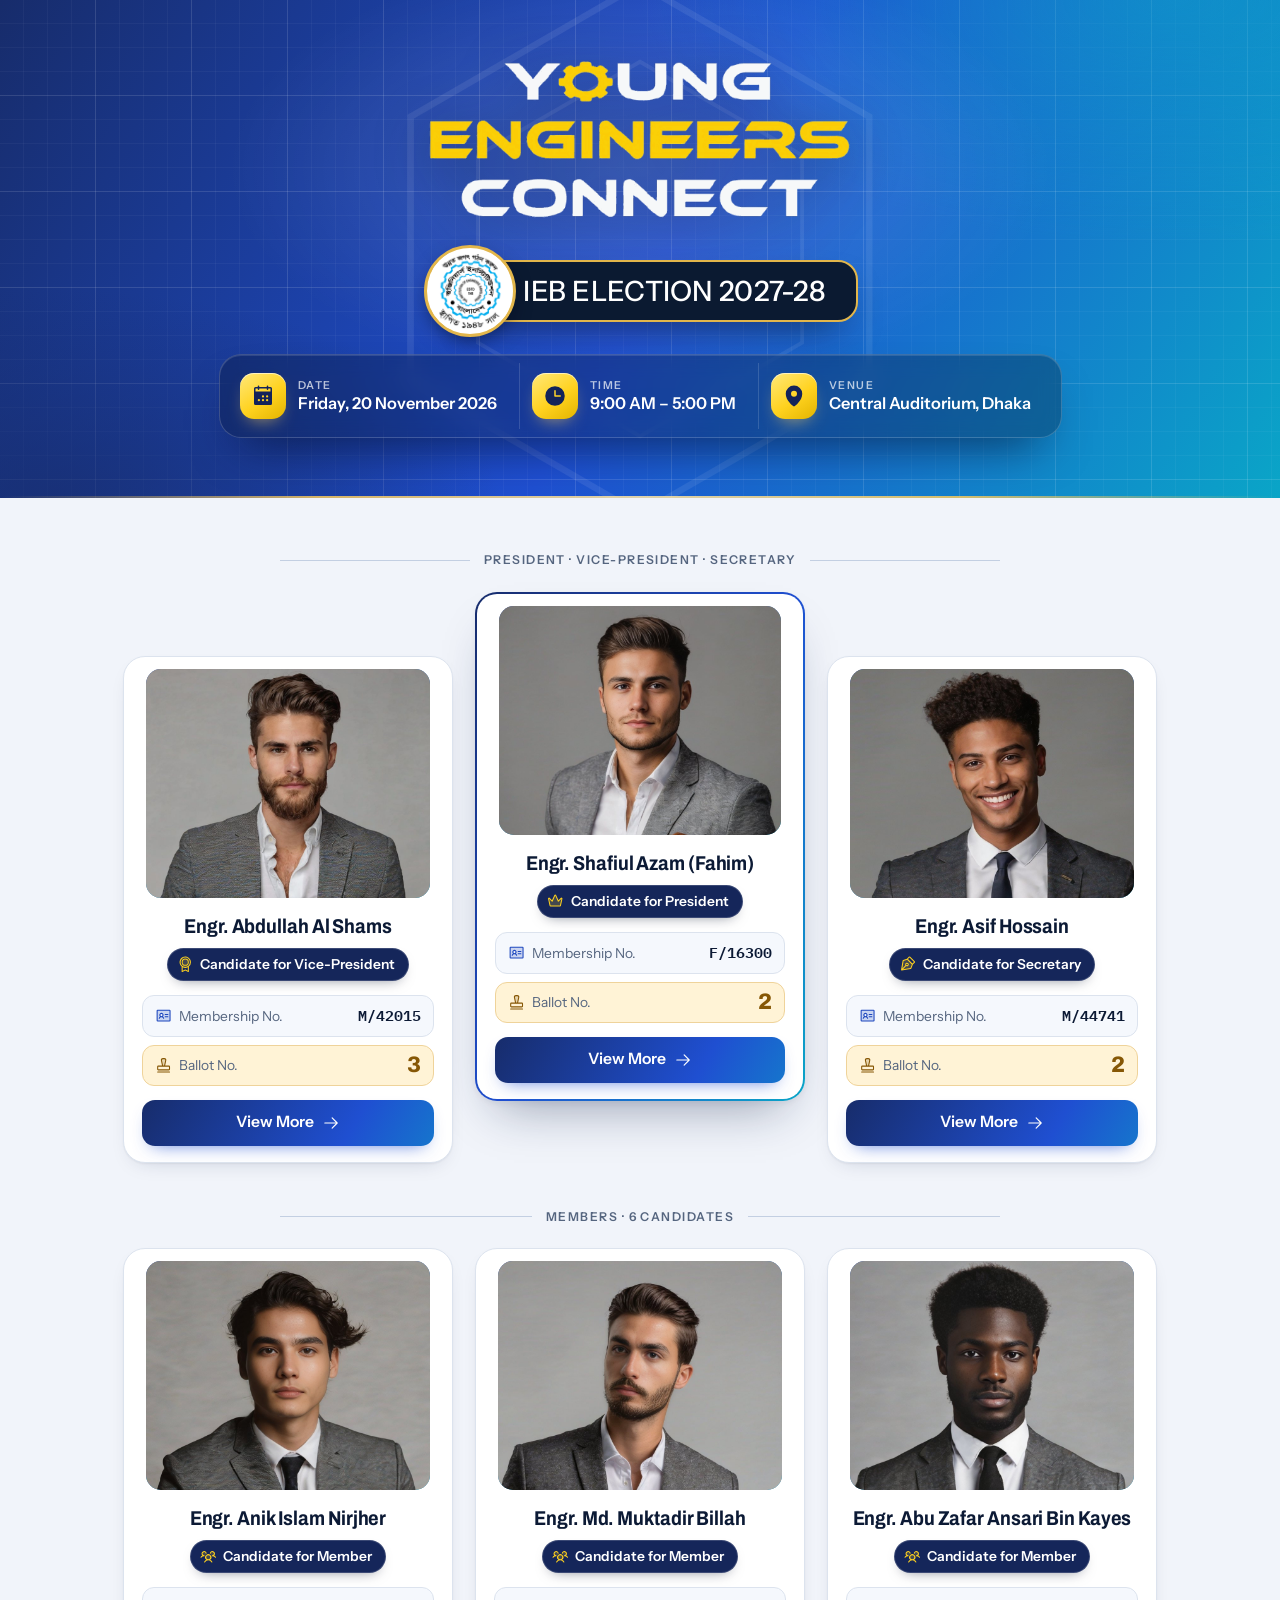
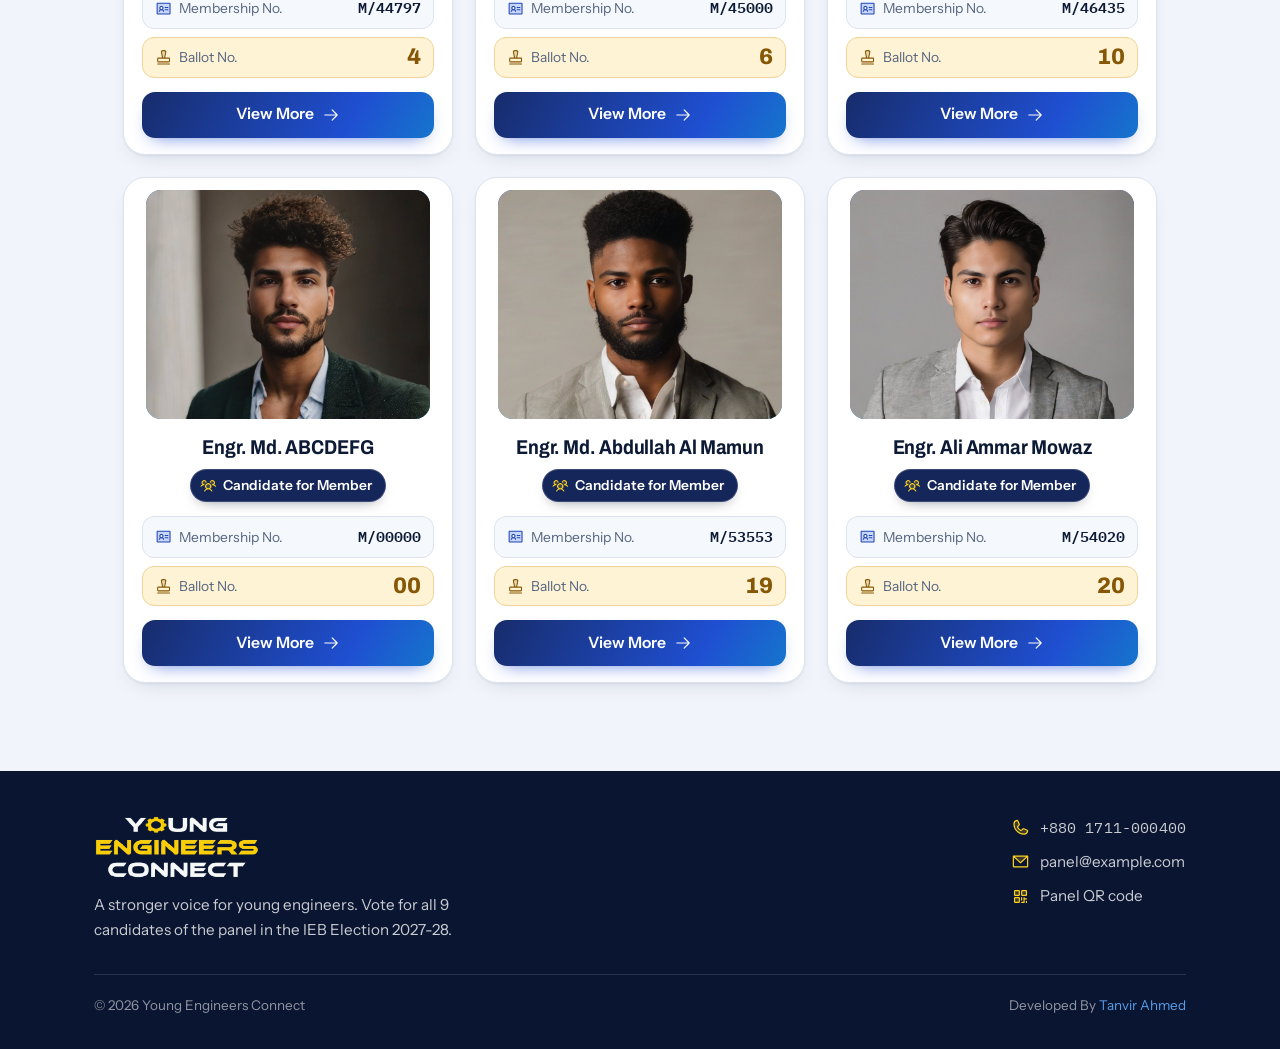
<file: index.html>
<!doctype html>
<html lang="en">
<head>
  <meta charset="utf-8">
  <meta name="viewport" content="width=device-width, initial-scale=1, viewport-fit=cover">
  <title>Young Engineers Connect</title>
  <meta name="description" content="Meet the nine candidates of the Young Engineers Connect panel: positions, membership and ballot numbers.">
  <meta name="theme-color" content="#172C6B">
  <meta property="og:title" content="Young Engineers Connect">
  <meta property="og:description" content="Meet the nine candidates of the Young Engineers Connect panel: positions, membership and ballot numbers.">
  <link rel="preconnect" href="https://fonts.googleapis.com">
  <link rel="preconnect" href="https://fonts.gstatic.com" crossorigin>
  <link rel="stylesheet" href="https://fonts.googleapis.com/css2?family=Archivo:wdth,wght@62..125,400..900&family=Instrument+Sans:wght@400..700&family=IBM+Plex+Mono:wght@500;600&display=swap">
  <link rel="stylesheet" href="assets/css/style.css">
</head>
<body>
  <div id="app" data-page="home"></div>
  <noscript><p style="padding:24px">Please turn on JavaScript in your browser to view this website.</p></noscript>
  <script src="assets/js/data.js"></script>
  <script src="assets/js/icons.js"></script>
  <script src="assets/js/app.js"></script>
</body>
</html>
</file>
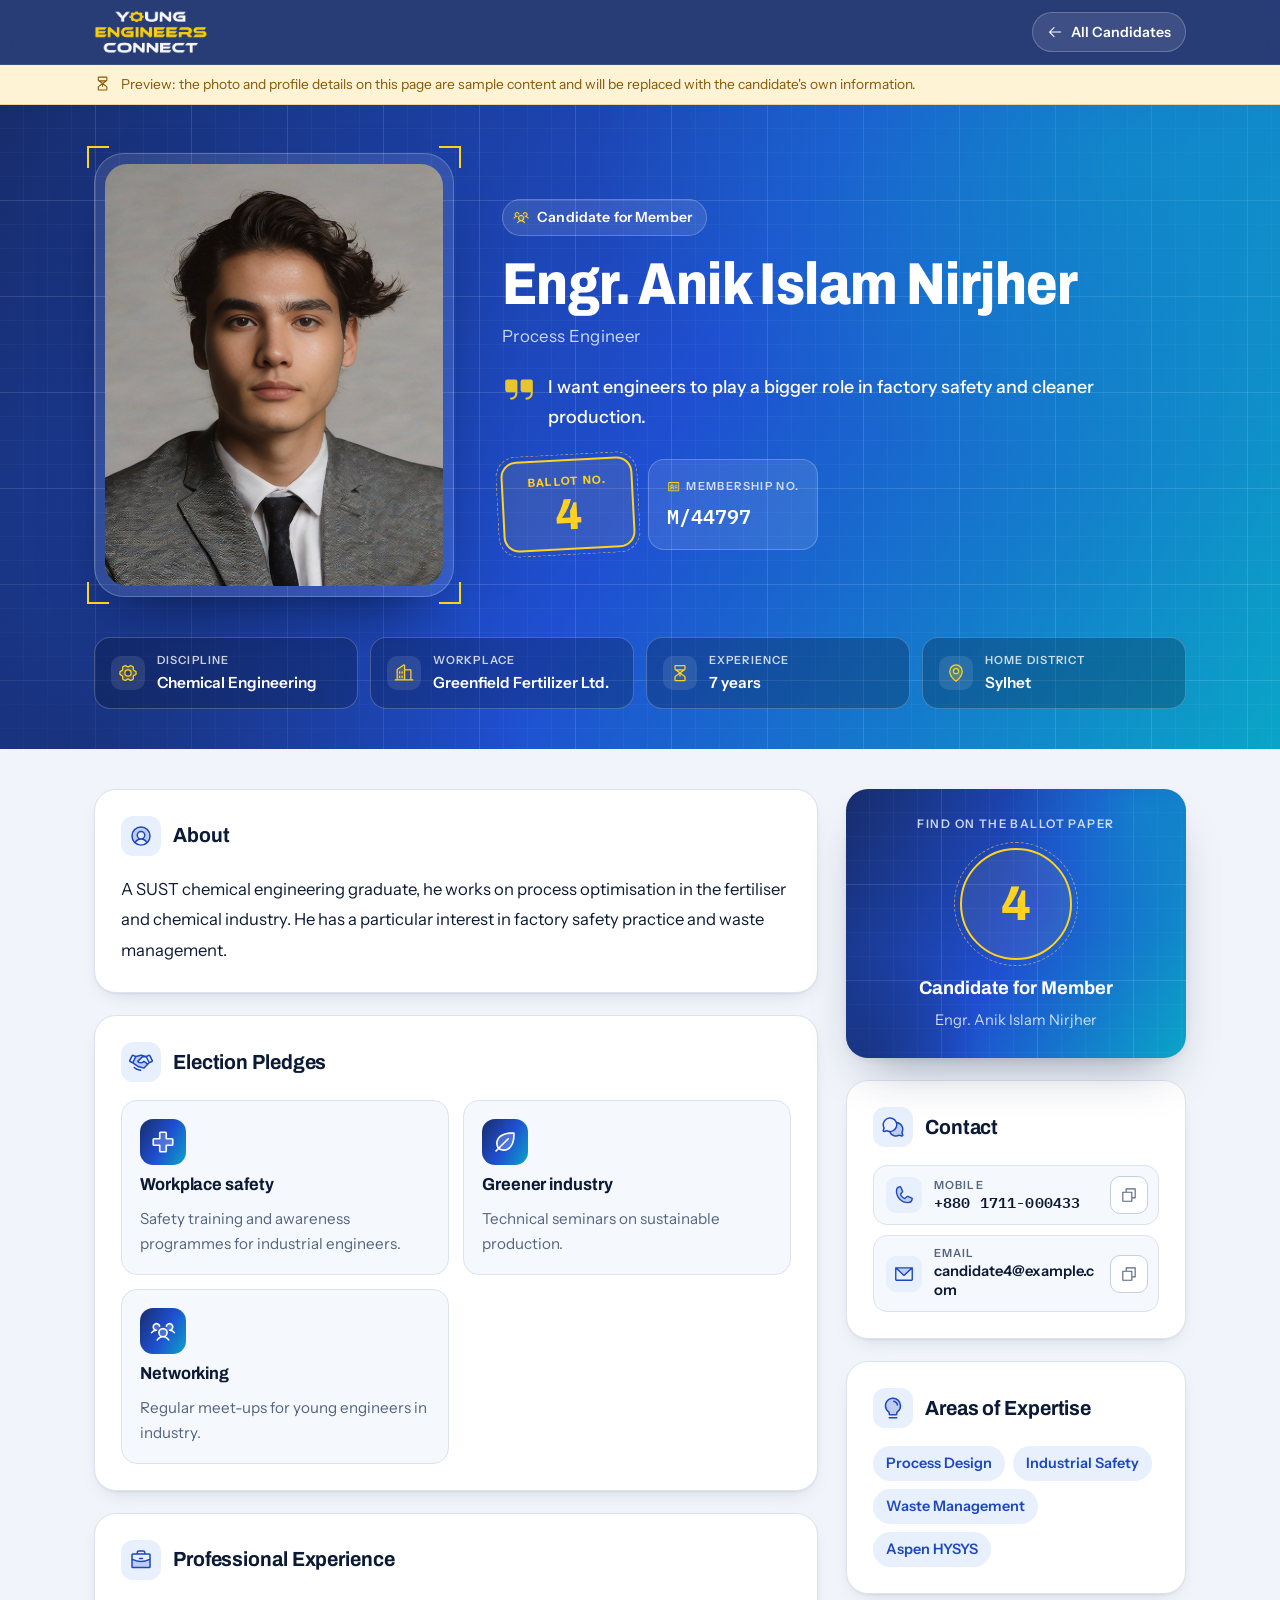
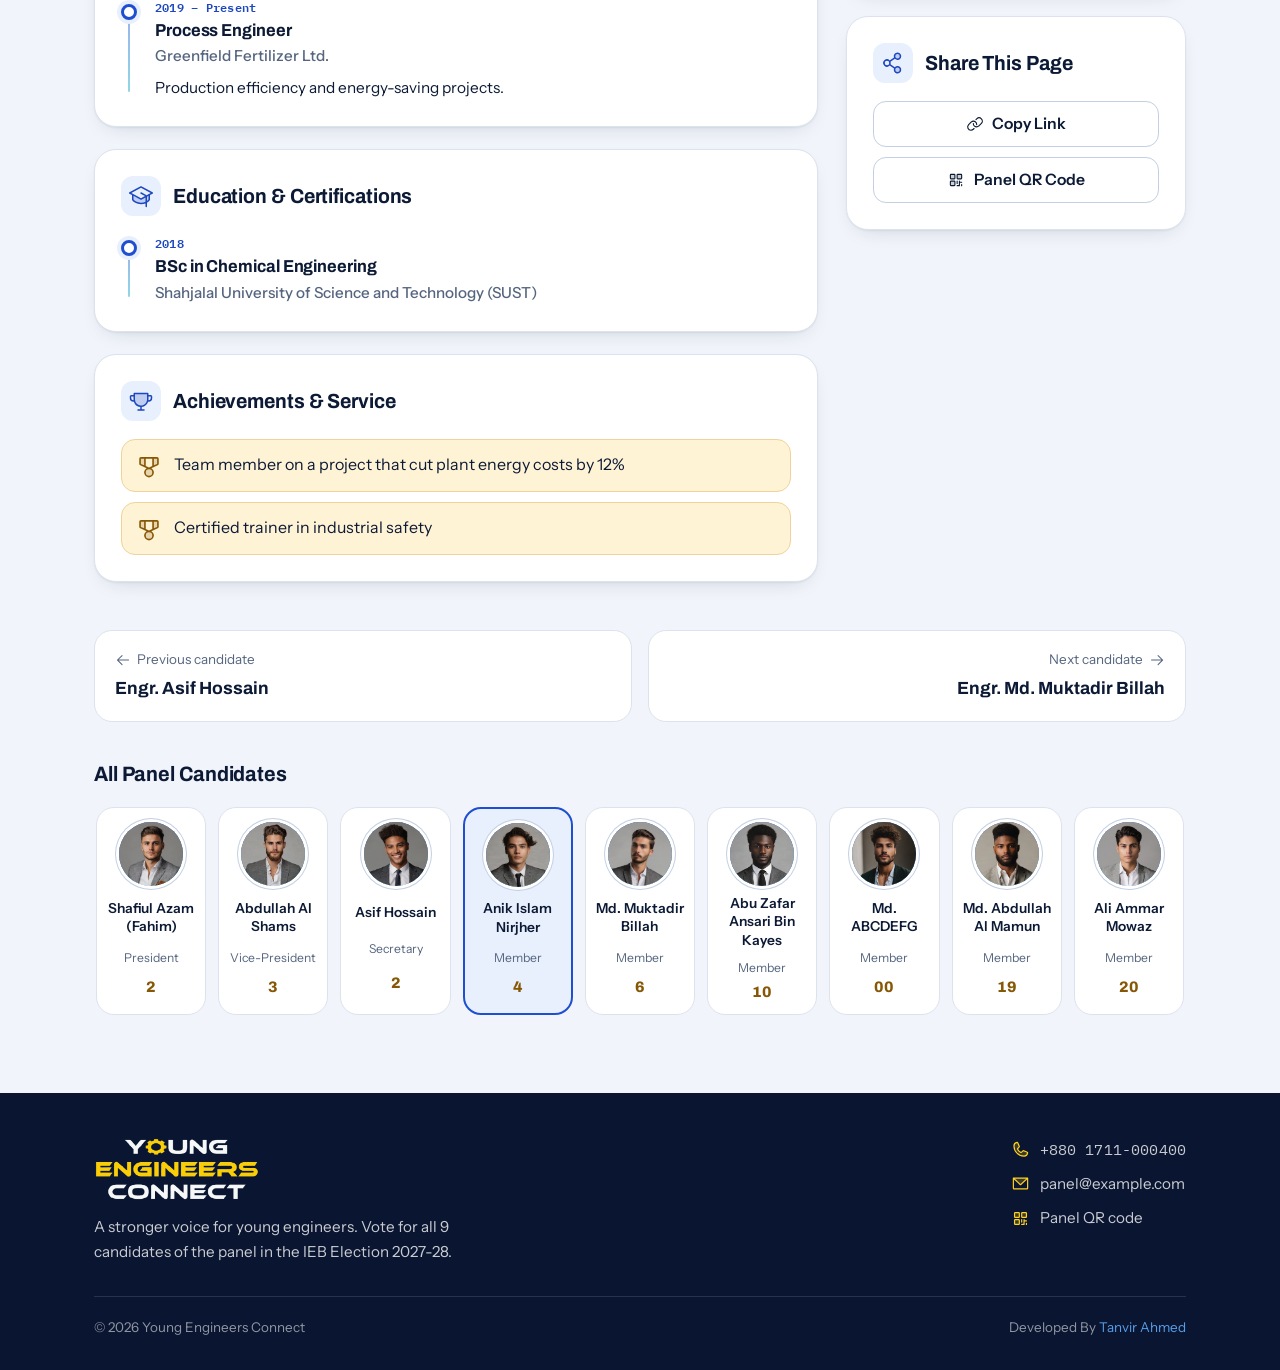
<file: member-1.html>
<!doctype html>
<html lang="en">
<head>
  <meta charset="utf-8">
  <meta name="viewport" content="width=device-width, initial-scale=1, viewport-fit=cover">
  <title>Candidate for Member · Young Engineers Connect</title>
  <meta name="description" content="Profile and ballot number of a Young Engineers Connect candidate for Member.">
  <meta name="theme-color" content="#172C6B">
  <meta property="og:title" content="Candidate for Member · Young Engineers Connect">
  <meta property="og:description" content="Profile and ballot number of a Young Engineers Connect candidate for Member.">
  <link rel="preconnect" href="https://fonts.googleapis.com">
  <link rel="preconnect" href="https://fonts.gstatic.com" crossorigin>
  <link rel="stylesheet" href="https://fonts.googleapis.com/css2?family=Archivo:wdth,wght@62..125,400..900&family=Instrument+Sans:wght@400..700&family=IBM+Plex+Mono:wght@500;600&display=swap">
  <link rel="stylesheet" href="assets/css/style.css">
</head>
<body>
  <div id="app" data-page="candidate" data-candidate="member-1"></div>
  <noscript><p style="padding:24px">Please turn on JavaScript in your browser to view this website.</p></noscript>
  <script src="assets/js/data.js"></script>
  <script src="assets/js/icons.js"></script>
  <script src="assets/js/app.js"></script>
</body>
</html>
</file>
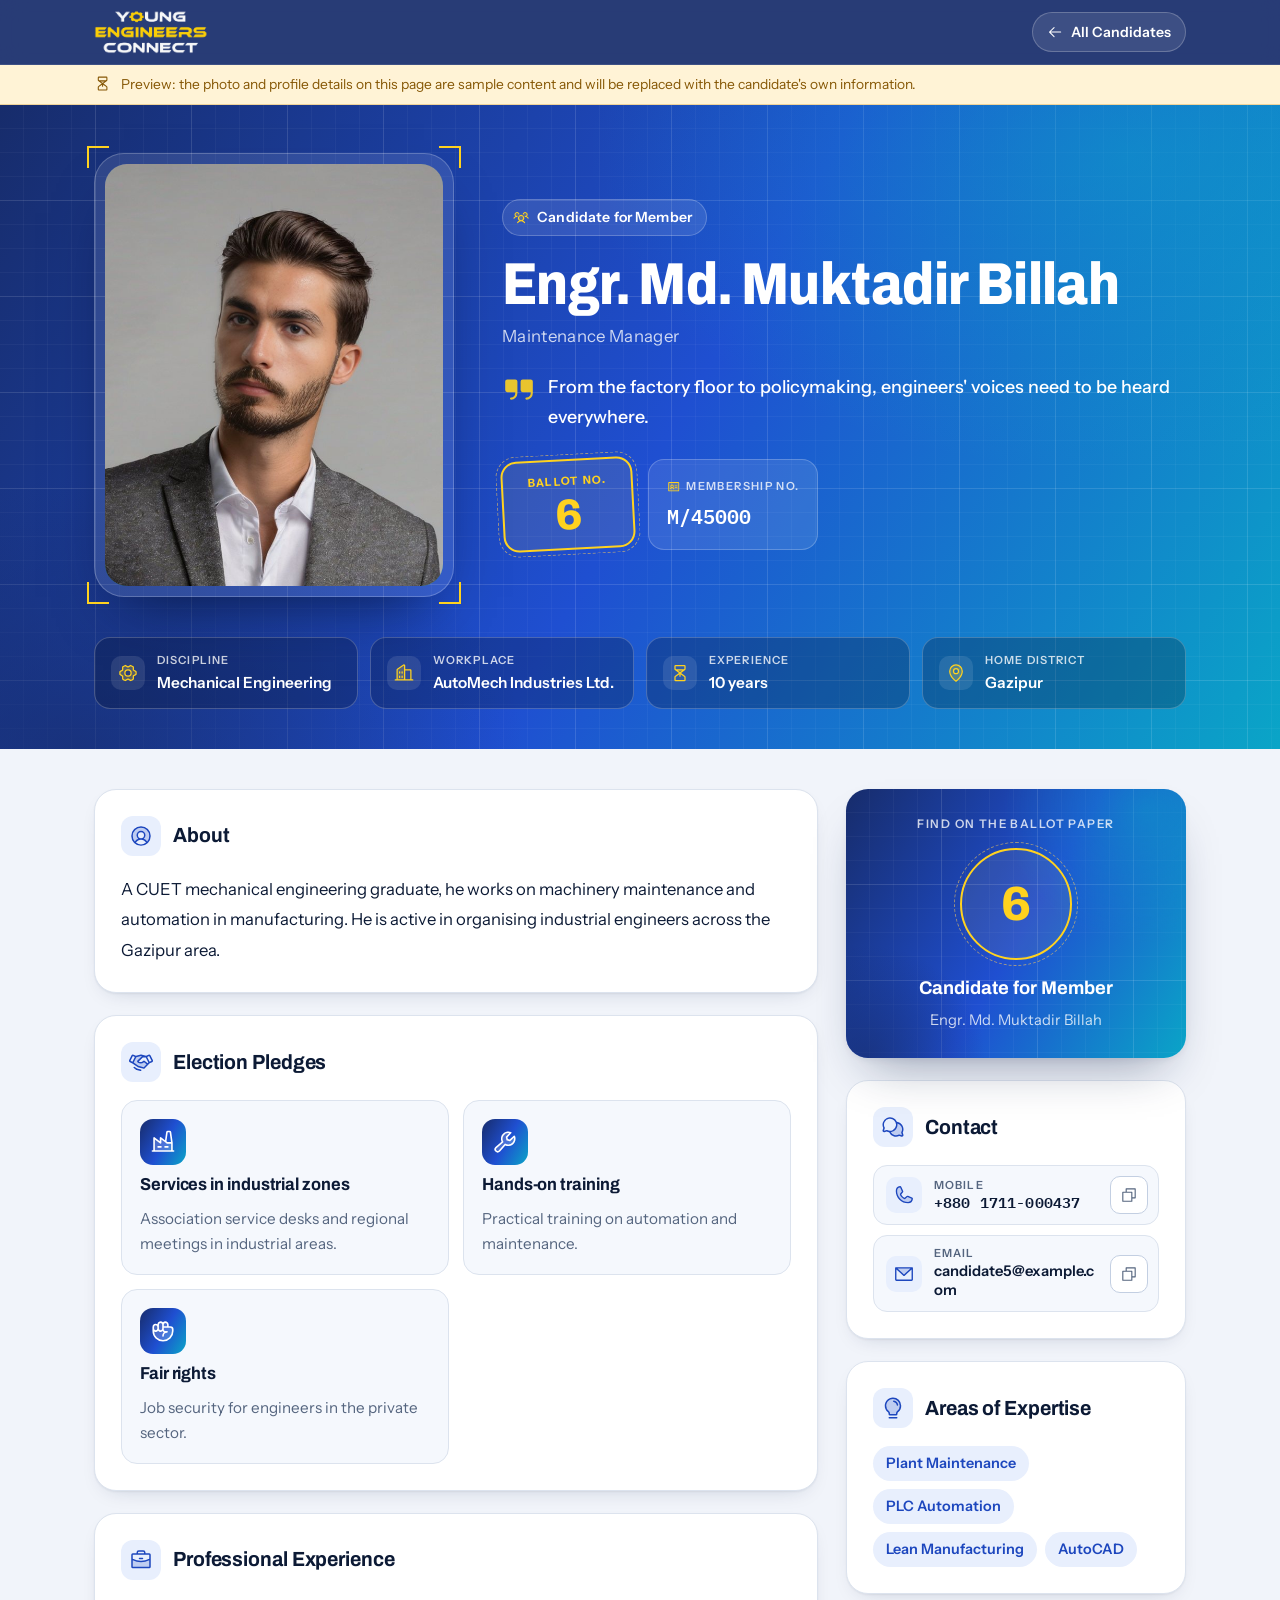
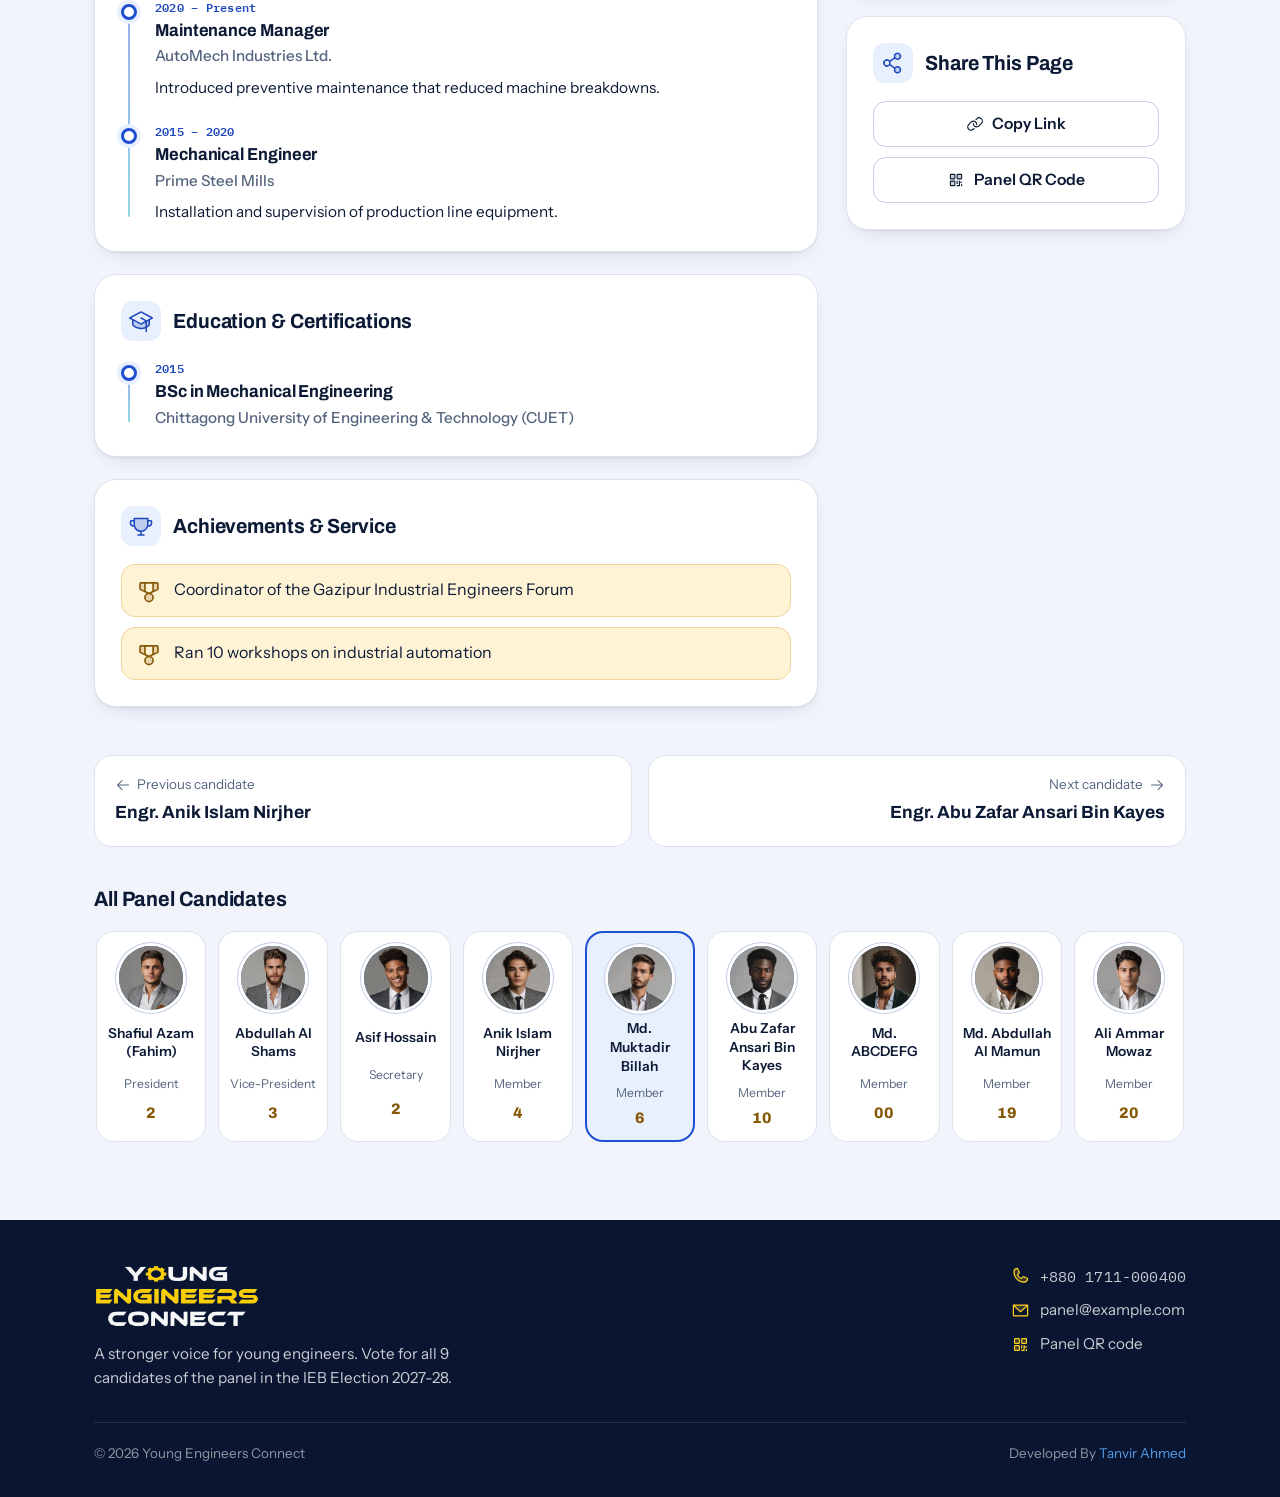
<file: member-2.html>
<!doctype html>
<html lang="en">
<head>
  <meta charset="utf-8">
  <meta name="viewport" content="width=device-width, initial-scale=1, viewport-fit=cover">
  <title>Candidate for Member · Young Engineers Connect</title>
  <meta name="description" content="Profile and ballot number of a Young Engineers Connect candidate for Member.">
  <meta name="theme-color" content="#172C6B">
  <meta property="og:title" content="Candidate for Member · Young Engineers Connect">
  <meta property="og:description" content="Profile and ballot number of a Young Engineers Connect candidate for Member.">
  <link rel="preconnect" href="https://fonts.googleapis.com">
  <link rel="preconnect" href="https://fonts.gstatic.com" crossorigin>
  <link rel="stylesheet" href="https://fonts.googleapis.com/css2?family=Archivo:wdth,wght@62..125,400..900&family=Instrument+Sans:wght@400..700&family=IBM+Plex+Mono:wght@500;600&display=swap">
  <link rel="stylesheet" href="assets/css/style.css">
</head>
<body>
  <div id="app" data-page="candidate" data-candidate="member-2"></div>
  <noscript><p style="padding:24px">Please turn on JavaScript in your browser to view this website.</p></noscript>
  <script src="assets/js/data.js"></script>
  <script src="assets/js/icons.js"></script>
  <script src="assets/js/app.js"></script>
</body>
</html>
</file>
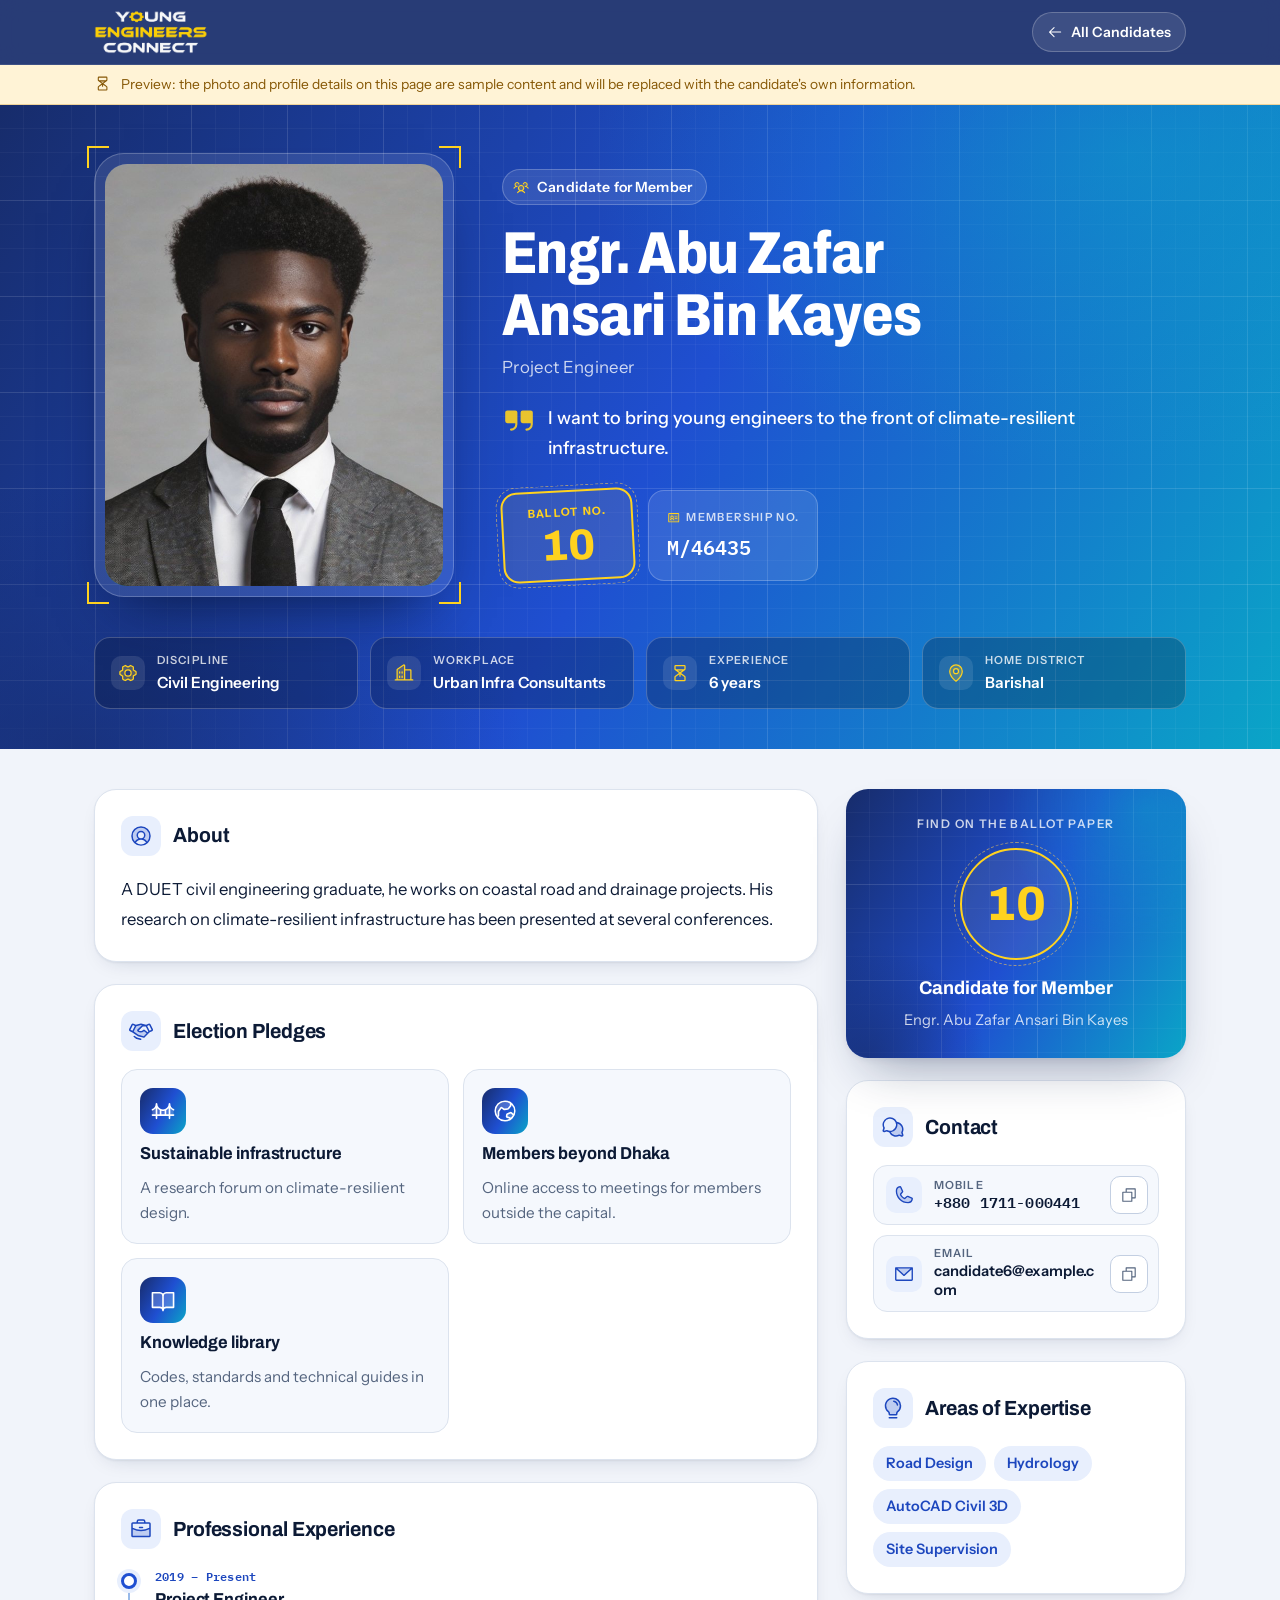
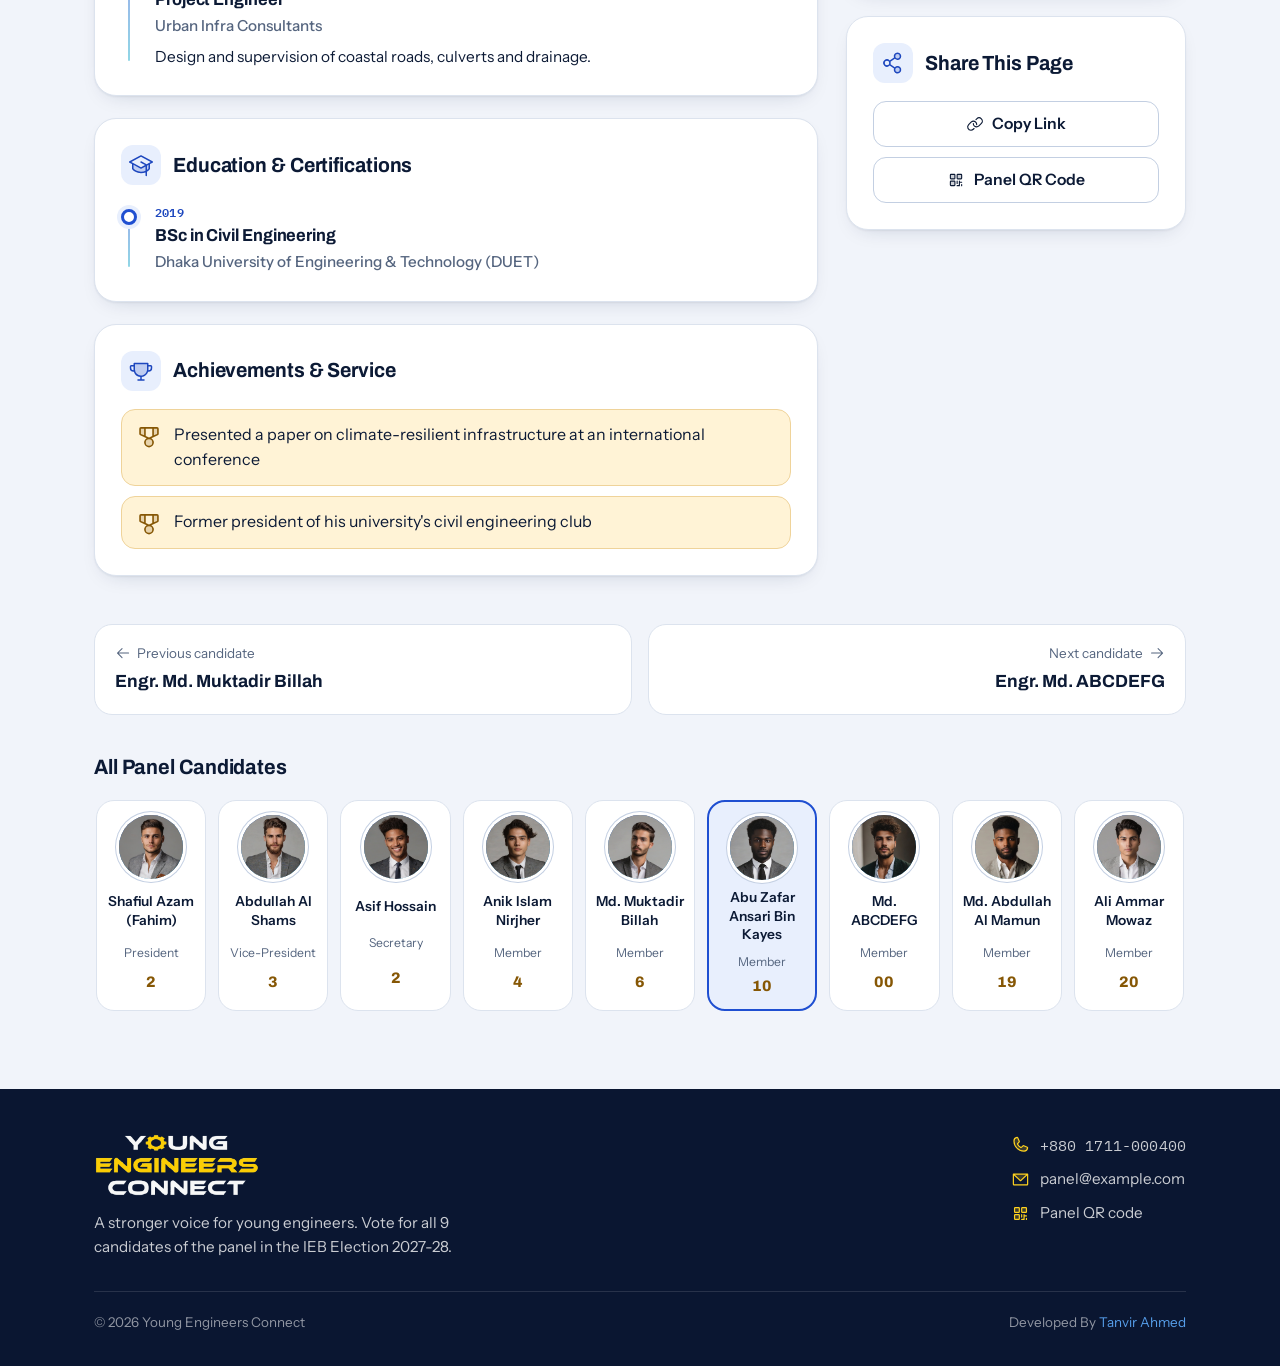
<file: member-3.html>
<!doctype html>
<html lang="en">
<head>
  <meta charset="utf-8">
  <meta name="viewport" content="width=device-width, initial-scale=1, viewport-fit=cover">
  <title>Candidate for Member · Young Engineers Connect</title>
  <meta name="description" content="Profile and ballot number of a Young Engineers Connect candidate for Member.">
  <meta name="theme-color" content="#172C6B">
  <meta property="og:title" content="Candidate for Member · Young Engineers Connect">
  <meta property="og:description" content="Profile and ballot number of a Young Engineers Connect candidate for Member.">
  <link rel="preconnect" href="https://fonts.googleapis.com">
  <link rel="preconnect" href="https://fonts.gstatic.com" crossorigin>
  <link rel="stylesheet" href="https://fonts.googleapis.com/css2?family=Archivo:wdth,wght@62..125,400..900&family=Instrument+Sans:wght@400..700&family=IBM+Plex+Mono:wght@500;600&display=swap">
  <link rel="stylesheet" href="assets/css/style.css">
</head>
<body>
  <div id="app" data-page="candidate" data-candidate="member-3"></div>
  <noscript><p style="padding:24px">Please turn on JavaScript in your browser to view this website.</p></noscript>
  <script src="assets/js/data.js"></script>
  <script src="assets/js/icons.js"></script>
  <script src="assets/js/app.js"></script>
</body>
</html>
</file>
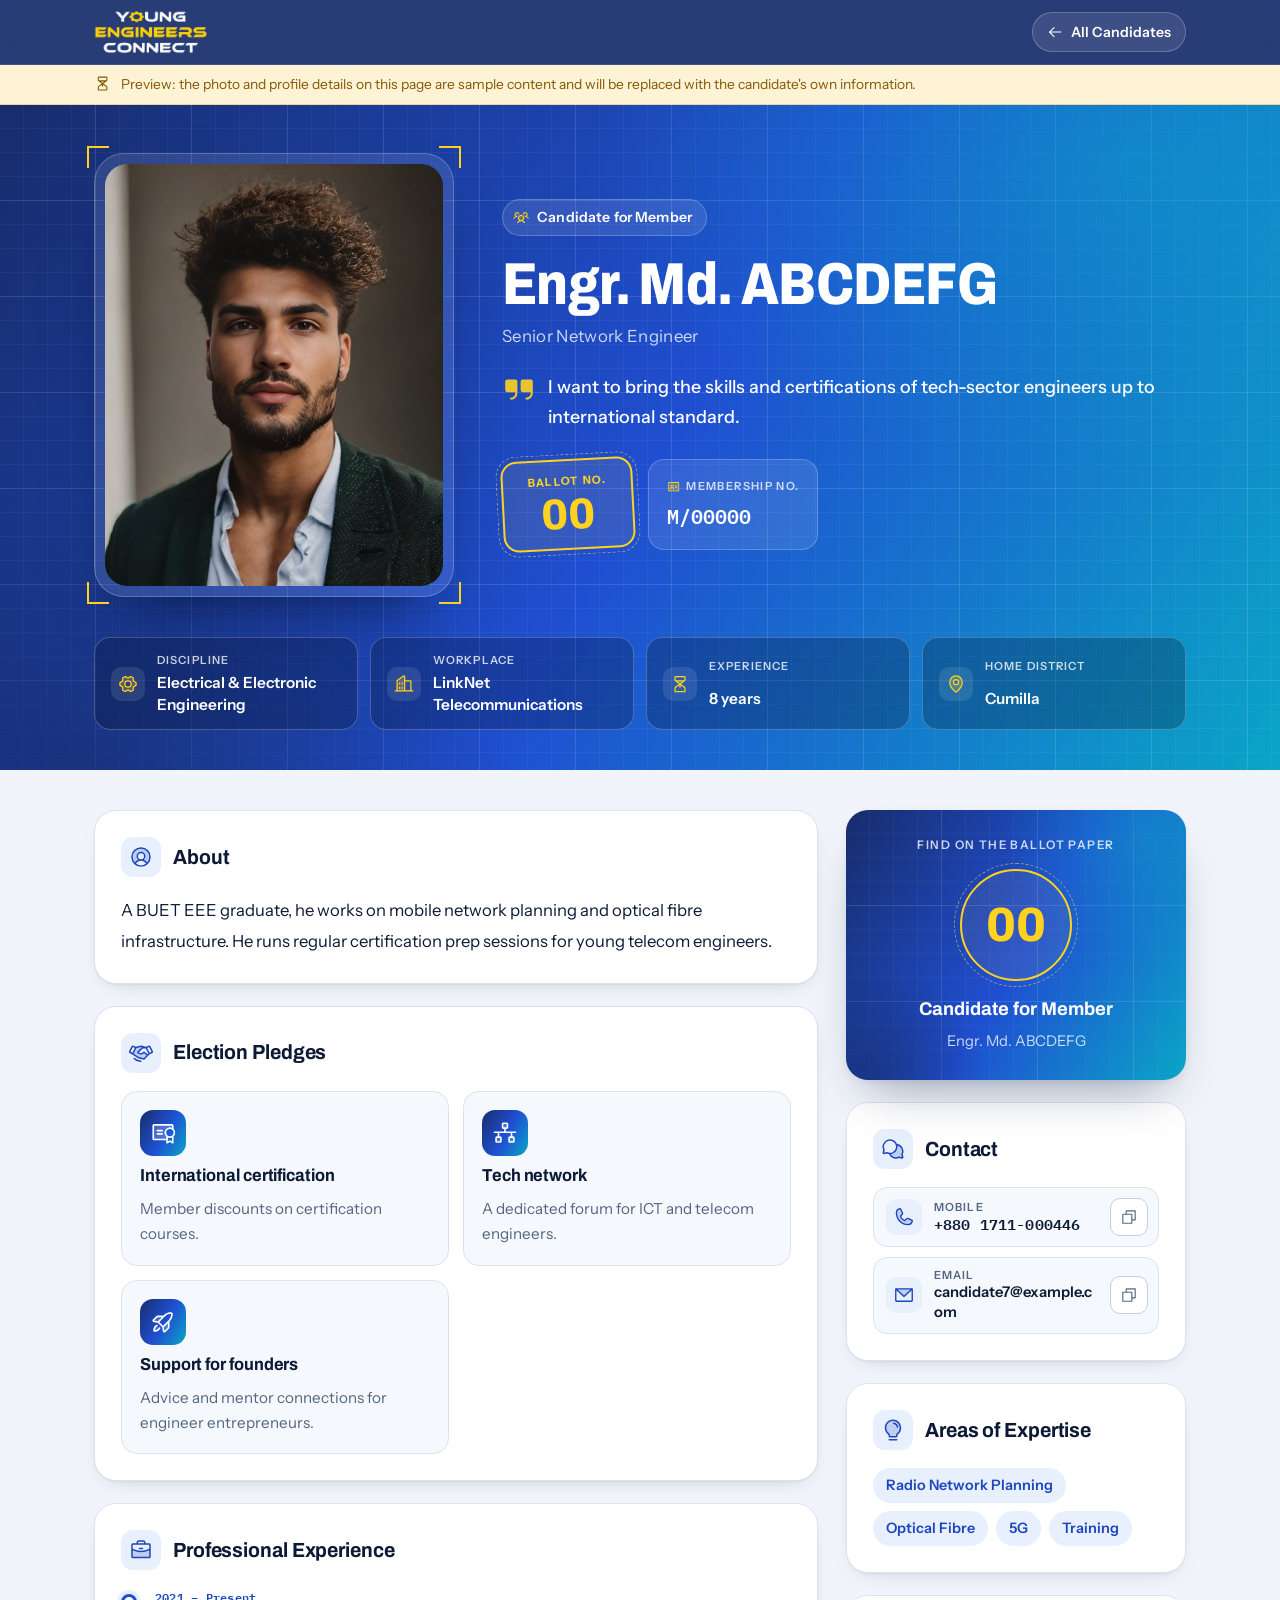
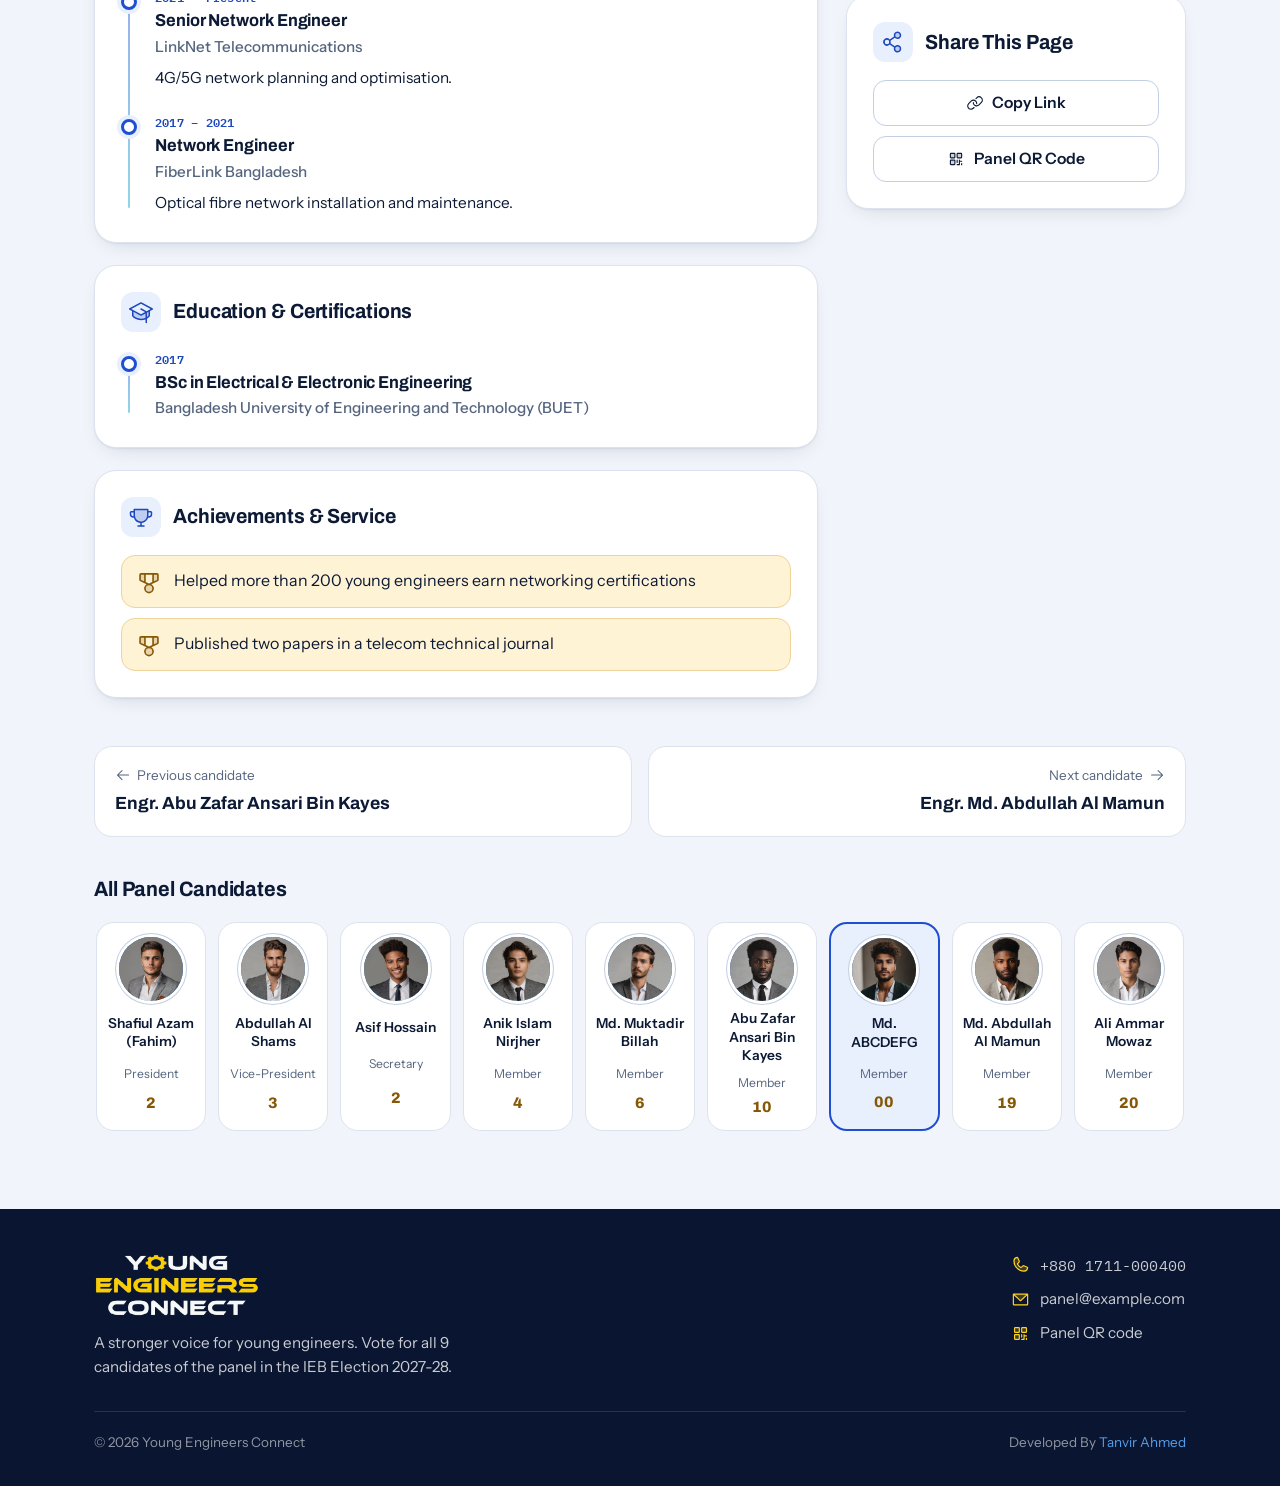
<file: member-4.html>
<!doctype html>
<html lang="en">
<head>
  <meta charset="utf-8">
  <meta name="viewport" content="width=device-width, initial-scale=1, viewport-fit=cover">
  <title>Candidate for Member · Young Engineers Connect</title>
  <meta name="description" content="Profile and ballot number of a Young Engineers Connect candidate for Member.">
  <meta name="theme-color" content="#172C6B">
  <meta property="og:title" content="Candidate for Member · Young Engineers Connect">
  <meta property="og:description" content="Profile and ballot number of a Young Engineers Connect candidate for Member.">
  <link rel="preconnect" href="https://fonts.googleapis.com">
  <link rel="preconnect" href="https://fonts.gstatic.com" crossorigin>
  <link rel="stylesheet" href="https://fonts.googleapis.com/css2?family=Archivo:wdth,wght@62..125,400..900&family=Instrument+Sans:wght@400..700&family=IBM+Plex+Mono:wght@500;600&display=swap">
  <link rel="stylesheet" href="assets/css/style.css">
</head>
<body>
  <div id="app" data-page="candidate" data-candidate="member-4"></div>
  <noscript><p style="padding:24px">Please turn on JavaScript in your browser to view this website.</p></noscript>
  <script src="assets/js/data.js"></script>
  <script src="assets/js/icons.js"></script>
  <script src="assets/js/app.js"></script>
</body>
</html>
</file>
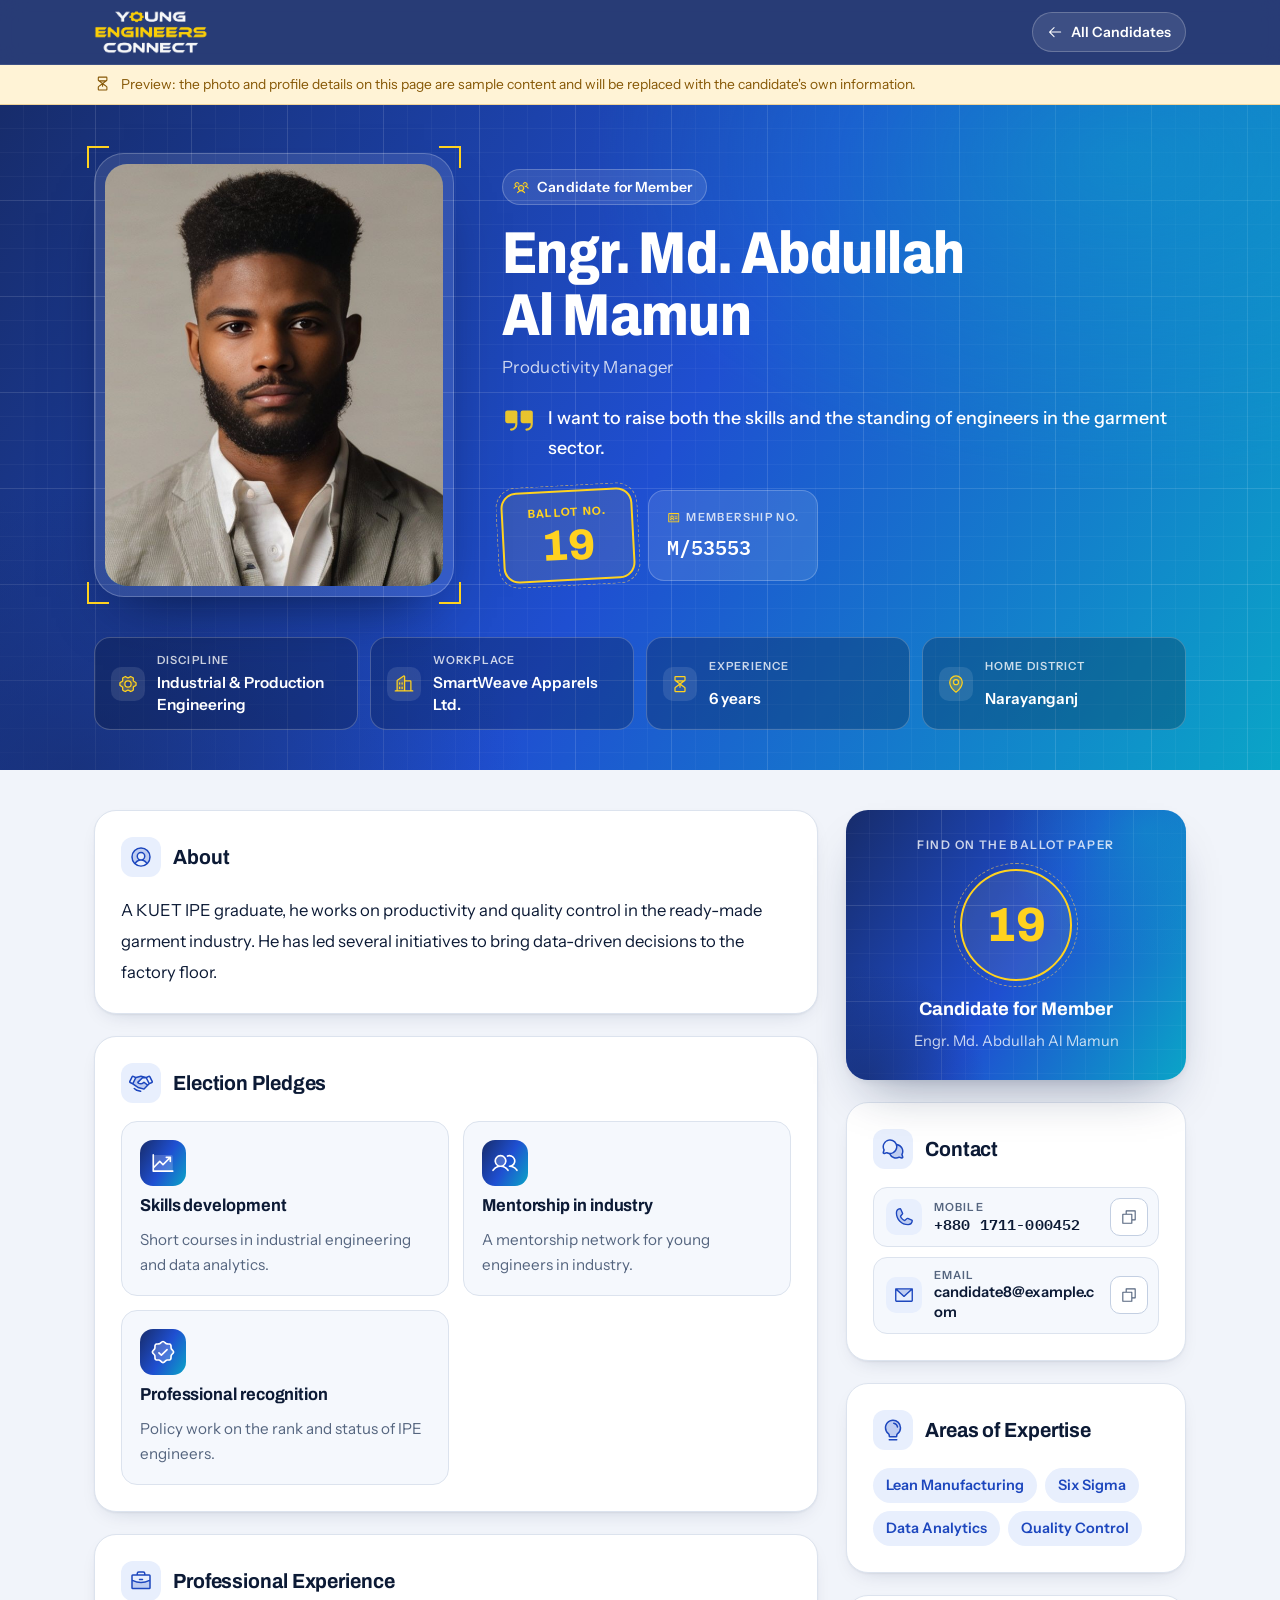
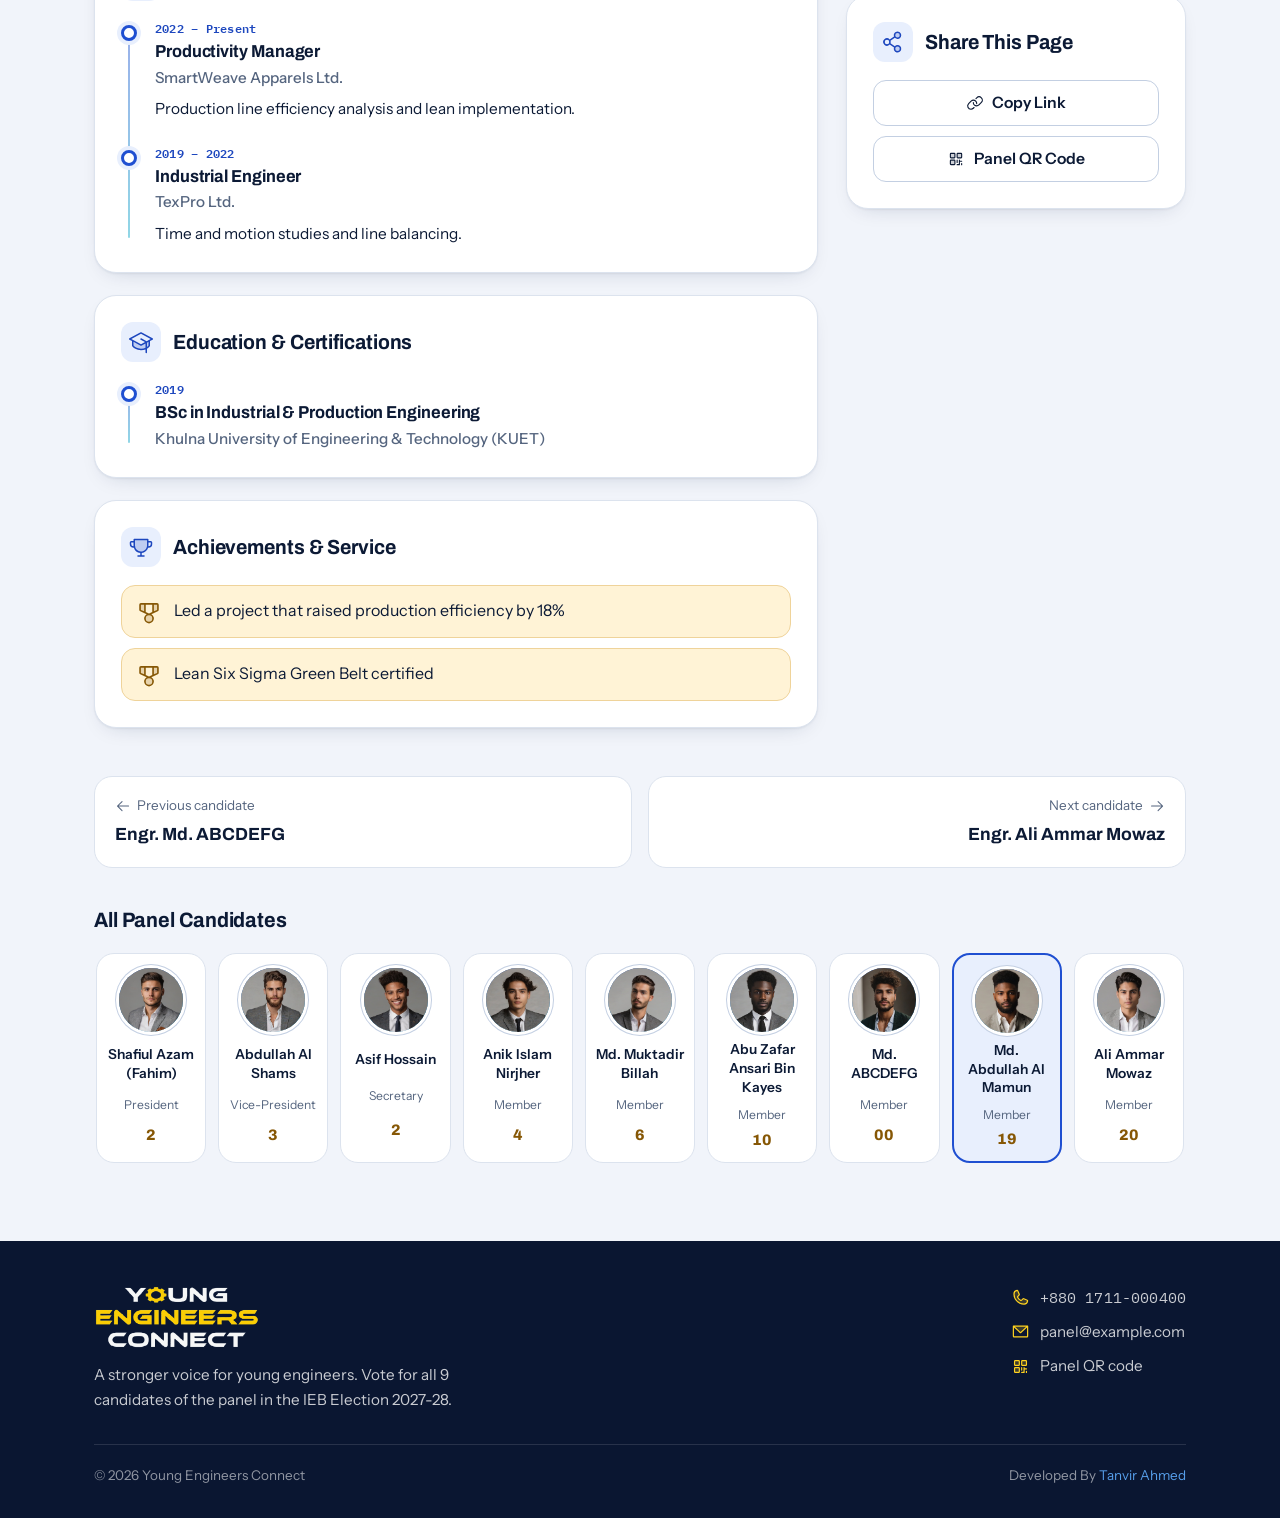
<file: member-5.html>
<!doctype html>
<html lang="en">
<head>
  <meta charset="utf-8">
  <meta name="viewport" content="width=device-width, initial-scale=1, viewport-fit=cover">
  <title>Candidate for Member · Young Engineers Connect</title>
  <meta name="description" content="Profile and ballot number of a Young Engineers Connect candidate for Member.">
  <meta name="theme-color" content="#172C6B">
  <meta property="og:title" content="Candidate for Member · Young Engineers Connect">
  <meta property="og:description" content="Profile and ballot number of a Young Engineers Connect candidate for Member.">
  <link rel="preconnect" href="https://fonts.googleapis.com">
  <link rel="preconnect" href="https://fonts.gstatic.com" crossorigin>
  <link rel="stylesheet" href="https://fonts.googleapis.com/css2?family=Archivo:wdth,wght@62..125,400..900&family=Instrument+Sans:wght@400..700&family=IBM+Plex+Mono:wght@500;600&display=swap">
  <link rel="stylesheet" href="assets/css/style.css">
</head>
<body>
  <div id="app" data-page="candidate" data-candidate="member-5"></div>
  <noscript><p style="padding:24px">Please turn on JavaScript in your browser to view this website.</p></noscript>
  <script src="assets/js/data.js"></script>
  <script src="assets/js/icons.js"></script>
  <script src="assets/js/app.js"></script>
</body>
</html>
</file>
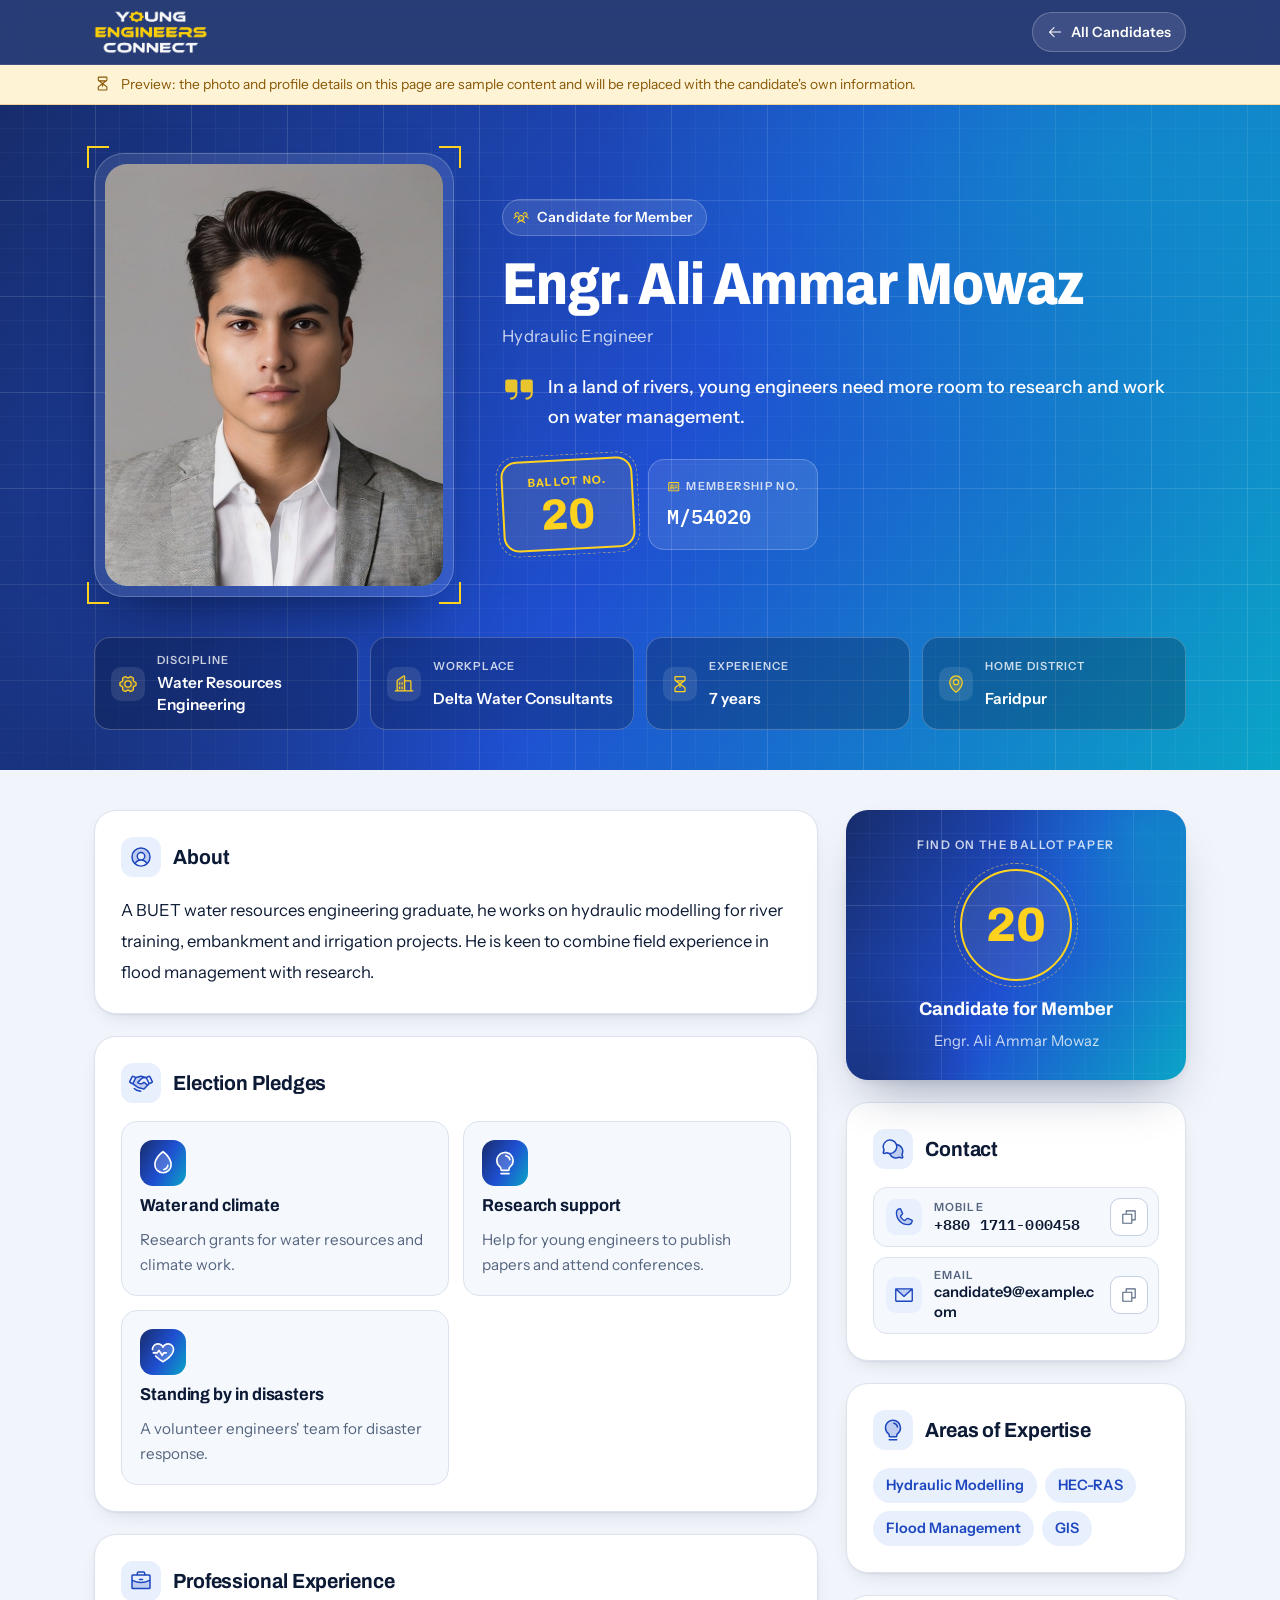
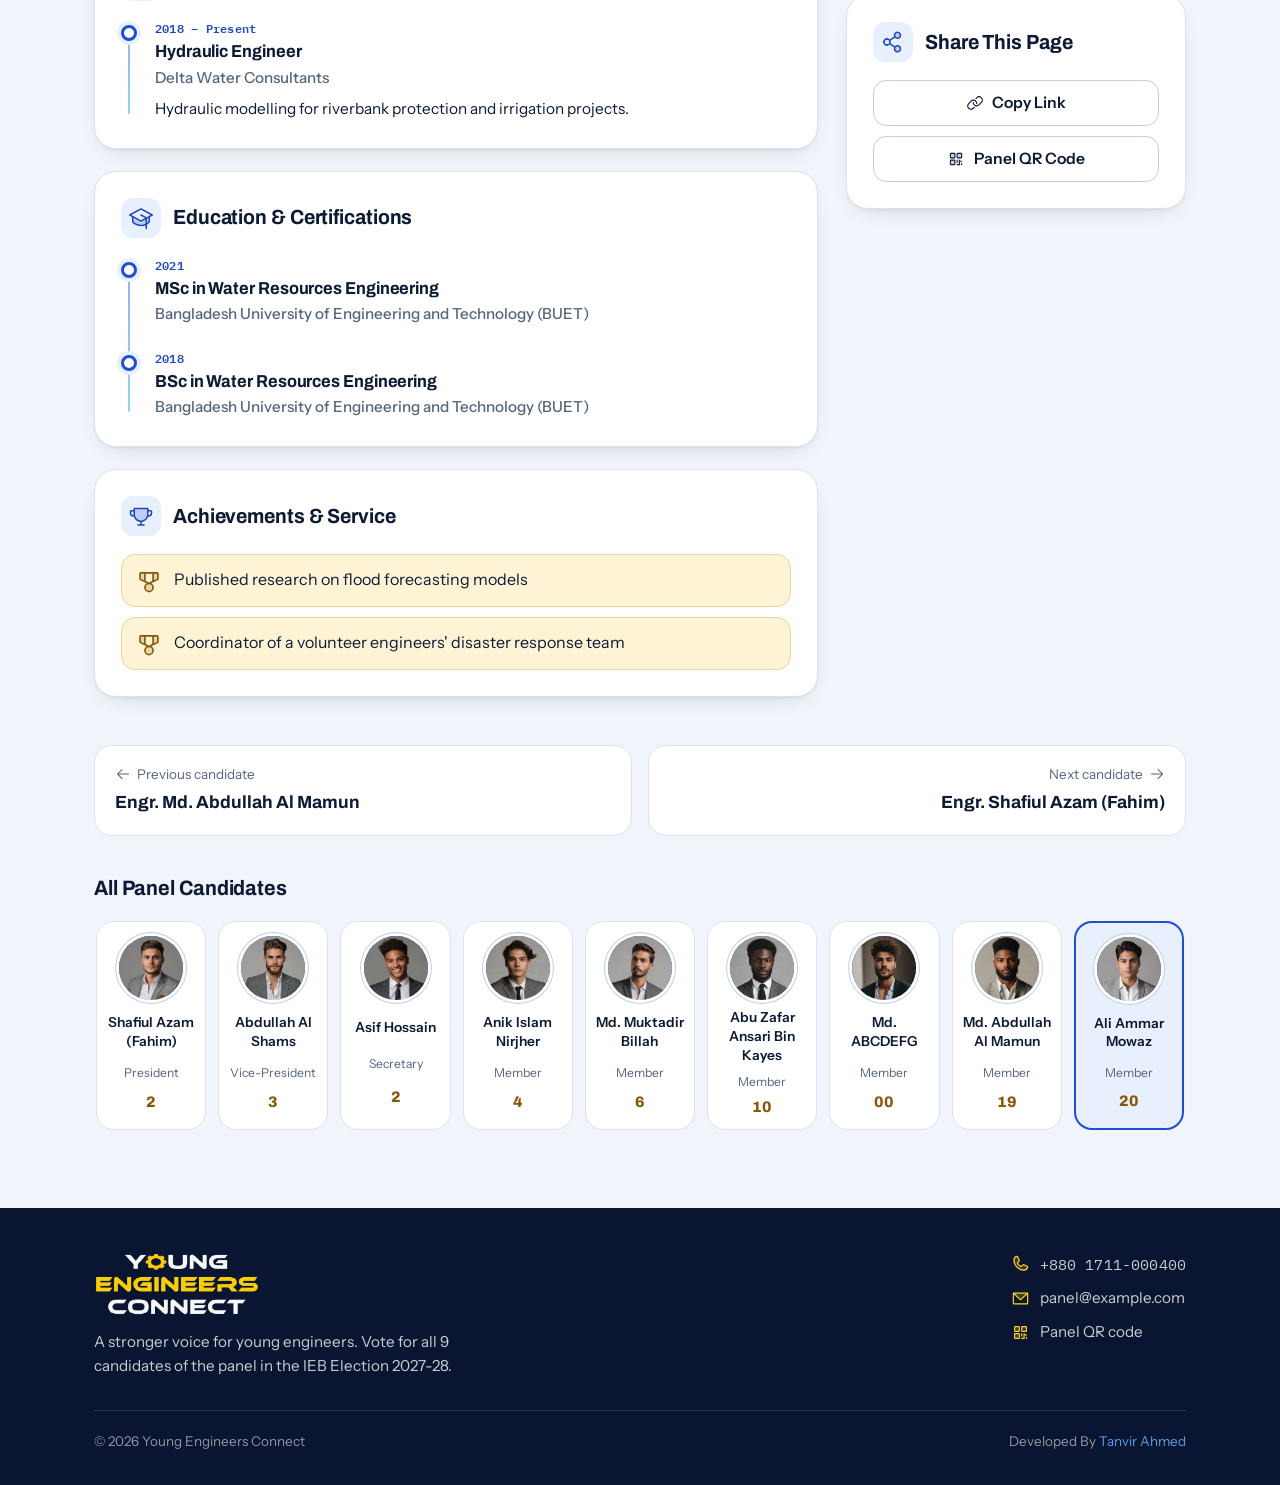
<file: member-6.html>
<!doctype html>
<html lang="en">
<head>
  <meta charset="utf-8">
  <meta name="viewport" content="width=device-width, initial-scale=1, viewport-fit=cover">
  <title>Candidate for Member · Young Engineers Connect</title>
  <meta name="description" content="Profile and ballot number of a Young Engineers Connect candidate for Member.">
  <meta name="theme-color" content="#172C6B">
  <meta property="og:title" content="Candidate for Member · Young Engineers Connect">
  <meta property="og:description" content="Profile and ballot number of a Young Engineers Connect candidate for Member.">
  <link rel="preconnect" href="https://fonts.googleapis.com">
  <link rel="preconnect" href="https://fonts.gstatic.com" crossorigin>
  <link rel="stylesheet" href="https://fonts.googleapis.com/css2?family=Archivo:wdth,wght@62..125,400..900&family=Instrument+Sans:wght@400..700&family=IBM+Plex+Mono:wght@500;600&display=swap">
  <link rel="stylesheet" href="assets/css/style.css">
</head>
<body>
  <div id="app" data-page="candidate" data-candidate="member-6"></div>
  <noscript><p style="padding:24px">Please turn on JavaScript in your browser to view this website.</p></noscript>
  <script src="assets/js/data.js"></script>
  <script src="assets/js/icons.js"></script>
  <script src="assets/js/app.js"></script>
</body>
</html>
</file>
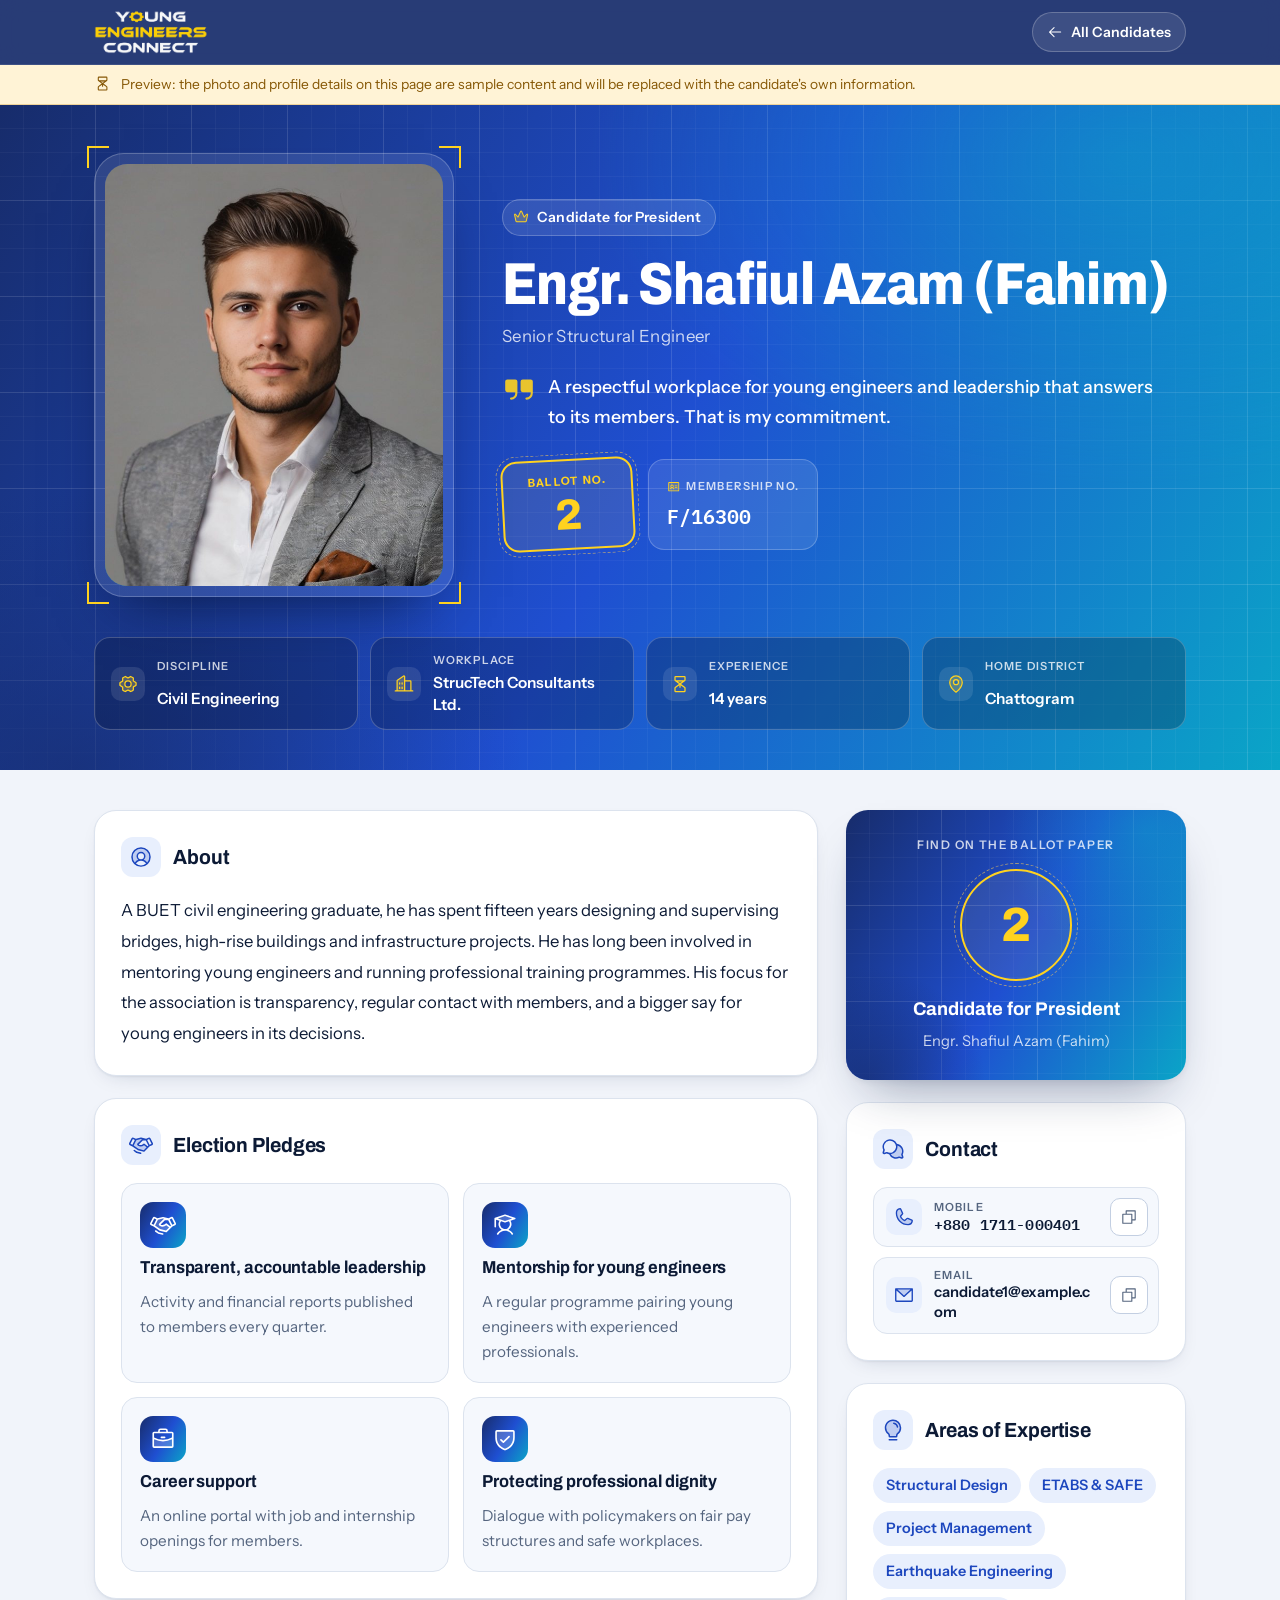
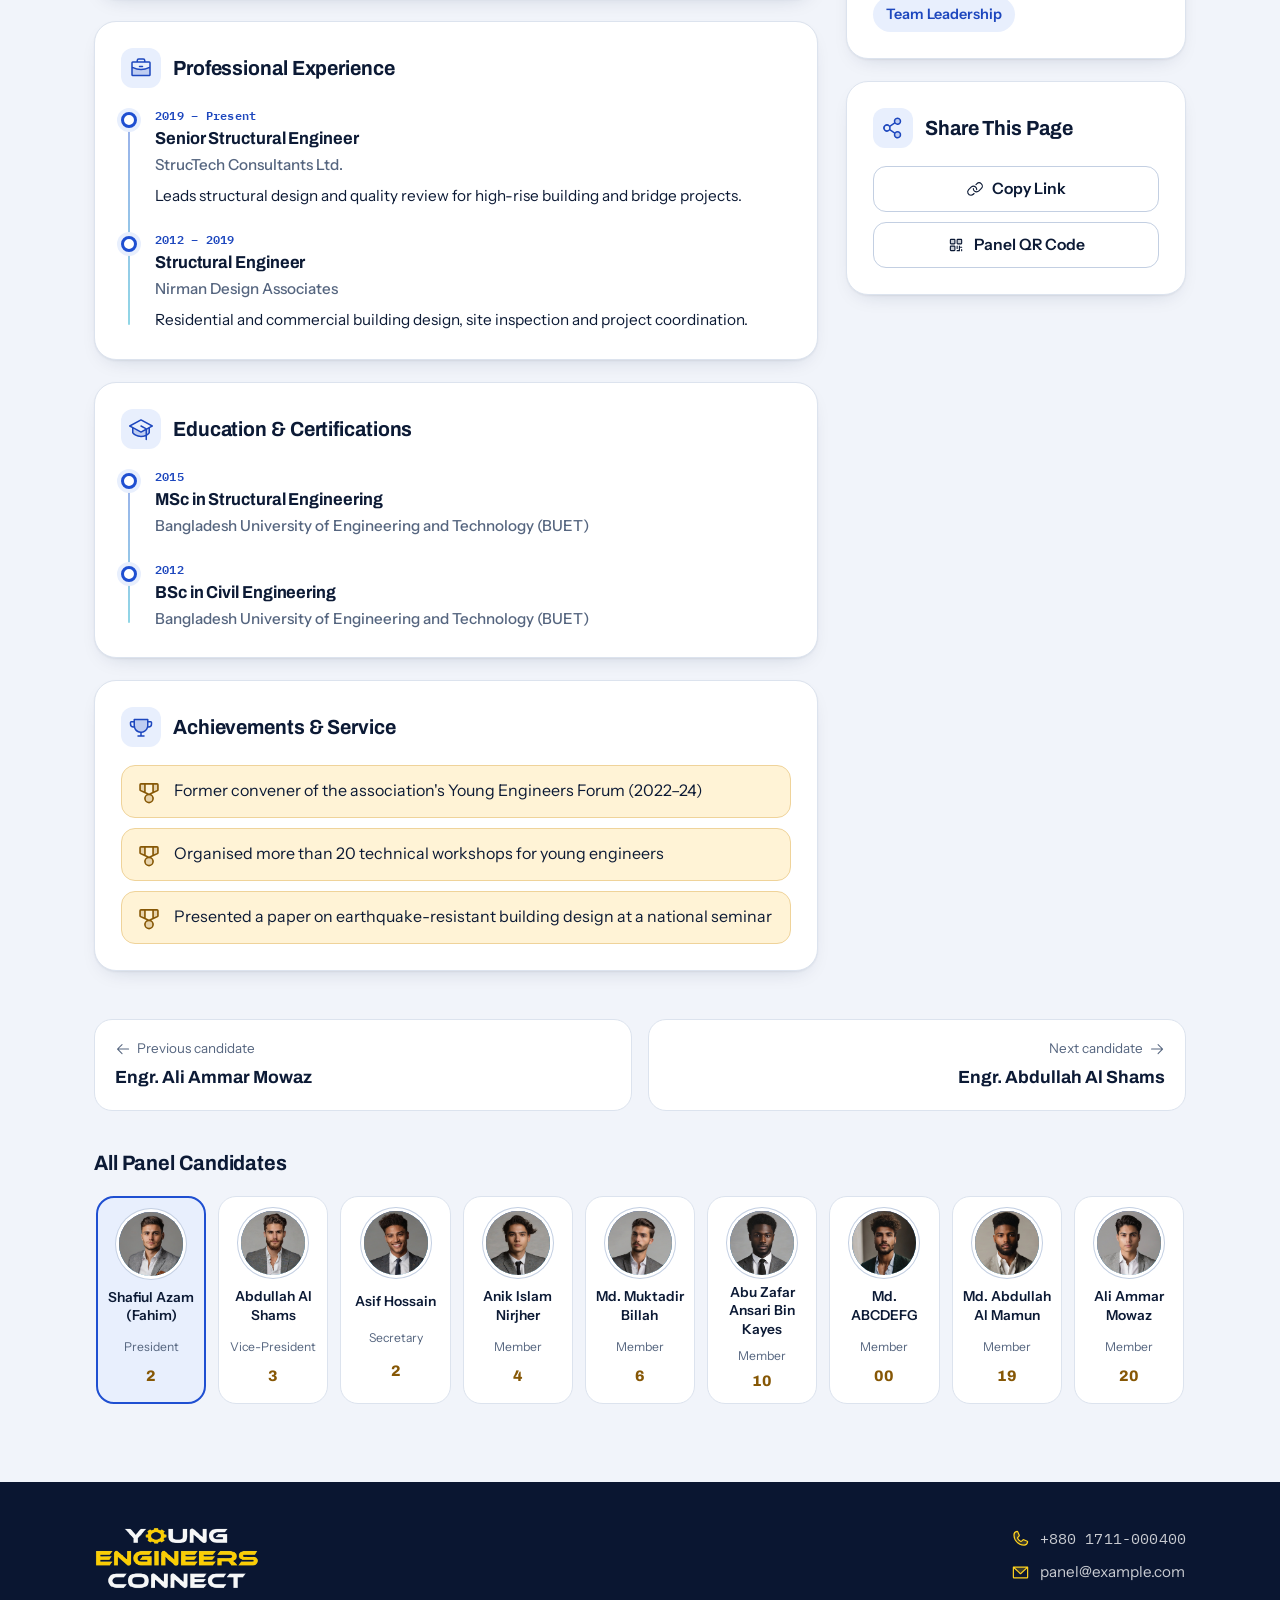
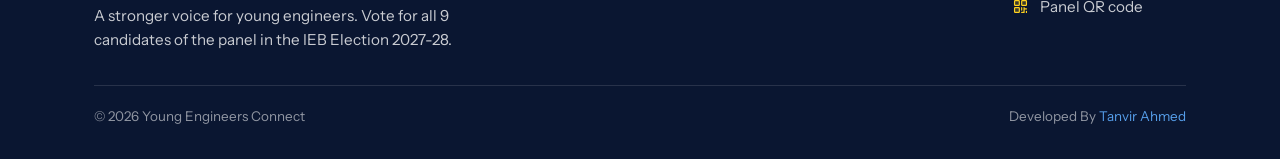
<file: president.html>
<!doctype html>
<html lang="en">
<head>
  <meta charset="utf-8">
  <meta name="viewport" content="width=device-width, initial-scale=1, viewport-fit=cover">
  <title>Candidate for President · Young Engineers Connect</title>
  <meta name="description" content="Profile and ballot number of the Young Engineers Connect candidate for President.">
  <meta name="theme-color" content="#172C6B">
  <meta property="og:title" content="Candidate for President · Young Engineers Connect">
  <meta property="og:description" content="Profile and ballot number of the Young Engineers Connect candidate for President.">
  <link rel="preconnect" href="https://fonts.googleapis.com">
  <link rel="preconnect" href="https://fonts.gstatic.com" crossorigin>
  <link rel="stylesheet" href="https://fonts.googleapis.com/css2?family=Archivo:wdth,wght@62..125,400..900&family=Instrument+Sans:wght@400..700&family=IBM+Plex+Mono:wght@500;600&display=swap">
  <link rel="stylesheet" href="assets/css/style.css">
</head>
<body>
  <div id="app" data-page="candidate" data-candidate="president"></div>
  <noscript><p style="padding:24px">Please turn on JavaScript in your browser to view this website.</p></noscript>
  <script src="assets/js/data.js"></script>
  <script src="assets/js/icons.js"></script>
  <script src="assets/js/app.js"></script>
</body>
</html>
</file>
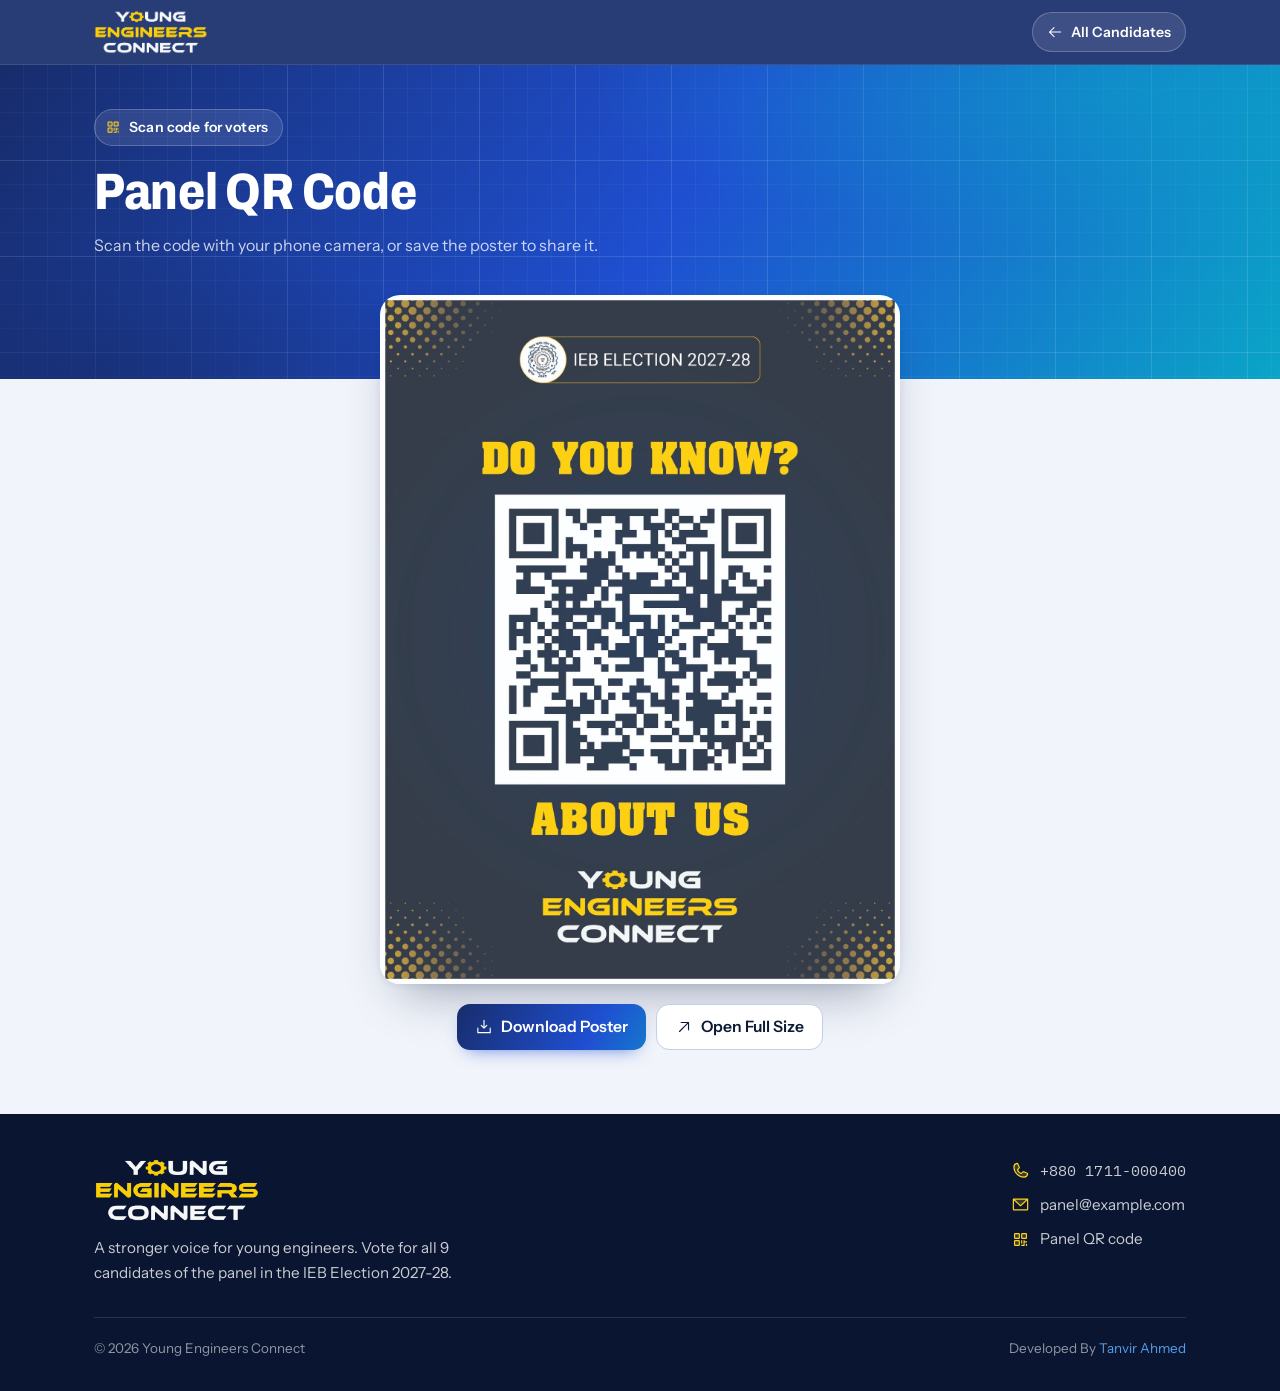
<file: qr.html>
<!doctype html>
<html lang="en">
<head>
  <meta charset="utf-8">
  <meta name="viewport" content="width=device-width, initial-scale=1, viewport-fit=cover">
  <title>Panel QR Code · Young Engineers Connect</title>
  <meta name="description" content="Scan or save the Young Engineers Connect panel QR code poster.">
  <meta name="theme-color" content="#172C6B">
  <meta property="og:title" content="Panel QR Code · Young Engineers Connect">
  <meta property="og:description" content="Scan or save the Young Engineers Connect panel QR code poster.">
  <link rel="preconnect" href="https://fonts.googleapis.com">
  <link rel="preconnect" href="https://fonts.gstatic.com" crossorigin>
  <link rel="stylesheet" href="https://fonts.googleapis.com/css2?family=Archivo:wdth,wght@62..125,400..900&family=Instrument+Sans:wght@400..700&family=IBM+Plex+Mono:wght@500;600&display=swap">
  <link rel="stylesheet" href="assets/css/style.css">
</head>
<body>
  <div id="app" data-page="qr"></div>
  <noscript><p style="padding:24px">Please turn on JavaScript in your browser to view this website.</p></noscript>
  <script src="assets/js/data.js"></script>
  <script src="assets/js/icons.js"></script>
  <script src="assets/js/app.js"></script>
</body>
</html>
</file>
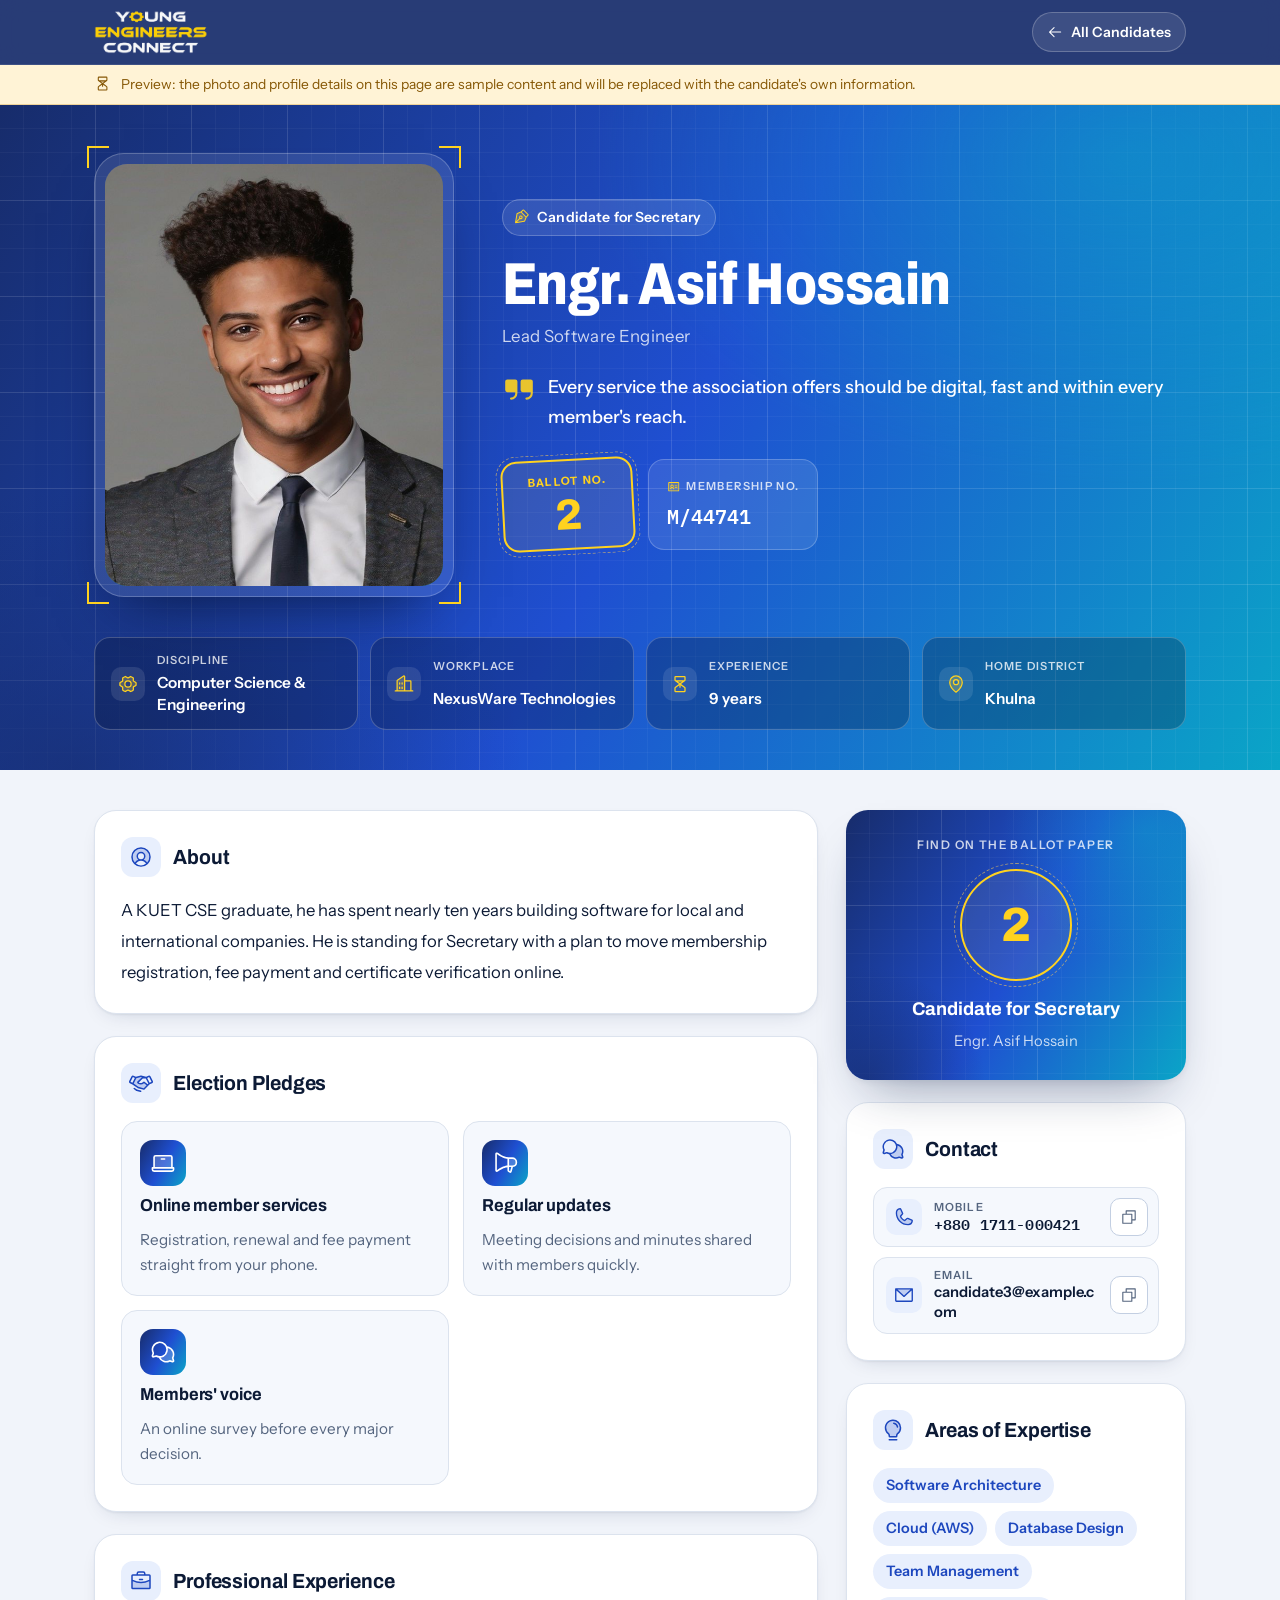
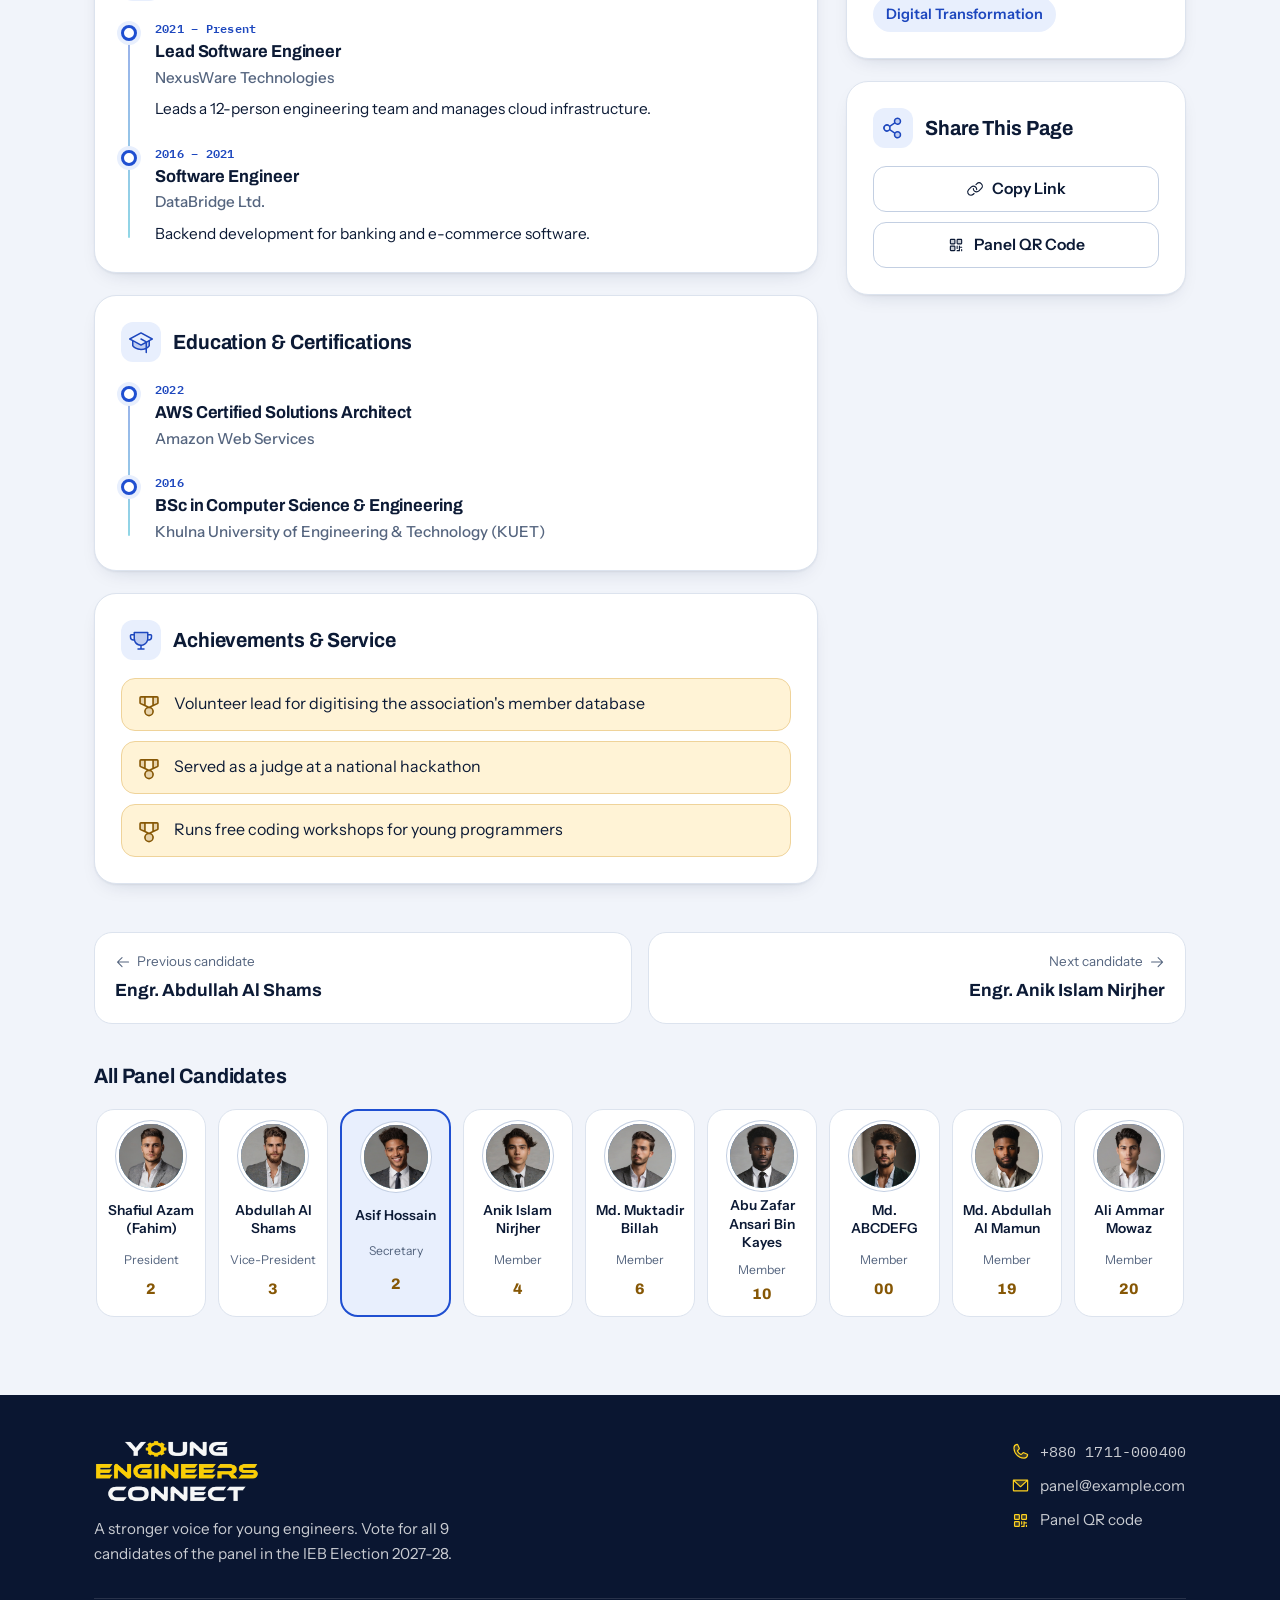
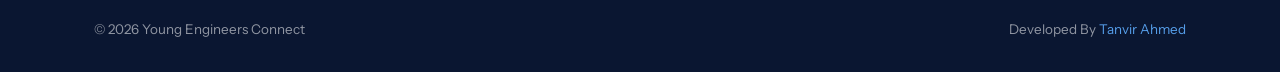
<file: secretary.html>
<!doctype html>
<html lang="en">
<head>
  <meta charset="utf-8">
  <meta name="viewport" content="width=device-width, initial-scale=1, viewport-fit=cover">
  <title>Candidate for Secretary · Young Engineers Connect</title>
  <meta name="description" content="Profile and ballot number of the Young Engineers Connect candidate for Secretary.">
  <meta name="theme-color" content="#172C6B">
  <meta property="og:title" content="Candidate for Secretary · Young Engineers Connect">
  <meta property="og:description" content="Profile and ballot number of the Young Engineers Connect candidate for Secretary.">
  <link rel="preconnect" href="https://fonts.googleapis.com">
  <link rel="preconnect" href="https://fonts.gstatic.com" crossorigin>
  <link rel="stylesheet" href="https://fonts.googleapis.com/css2?family=Archivo:wdth,wght@62..125,400..900&family=Instrument+Sans:wght@400..700&family=IBM+Plex+Mono:wght@500;600&display=swap">
  <link rel="stylesheet" href="assets/css/style.css">
</head>
<body>
  <div id="app" data-page="candidate" data-candidate="secretary"></div>
  <noscript><p style="padding:24px">Please turn on JavaScript in your browser to view this website.</p></noscript>
  <script src="assets/js/data.js"></script>
  <script src="assets/js/icons.js"></script>
  <script src="assets/js/app.js"></script>
</body>
</html>
</file>
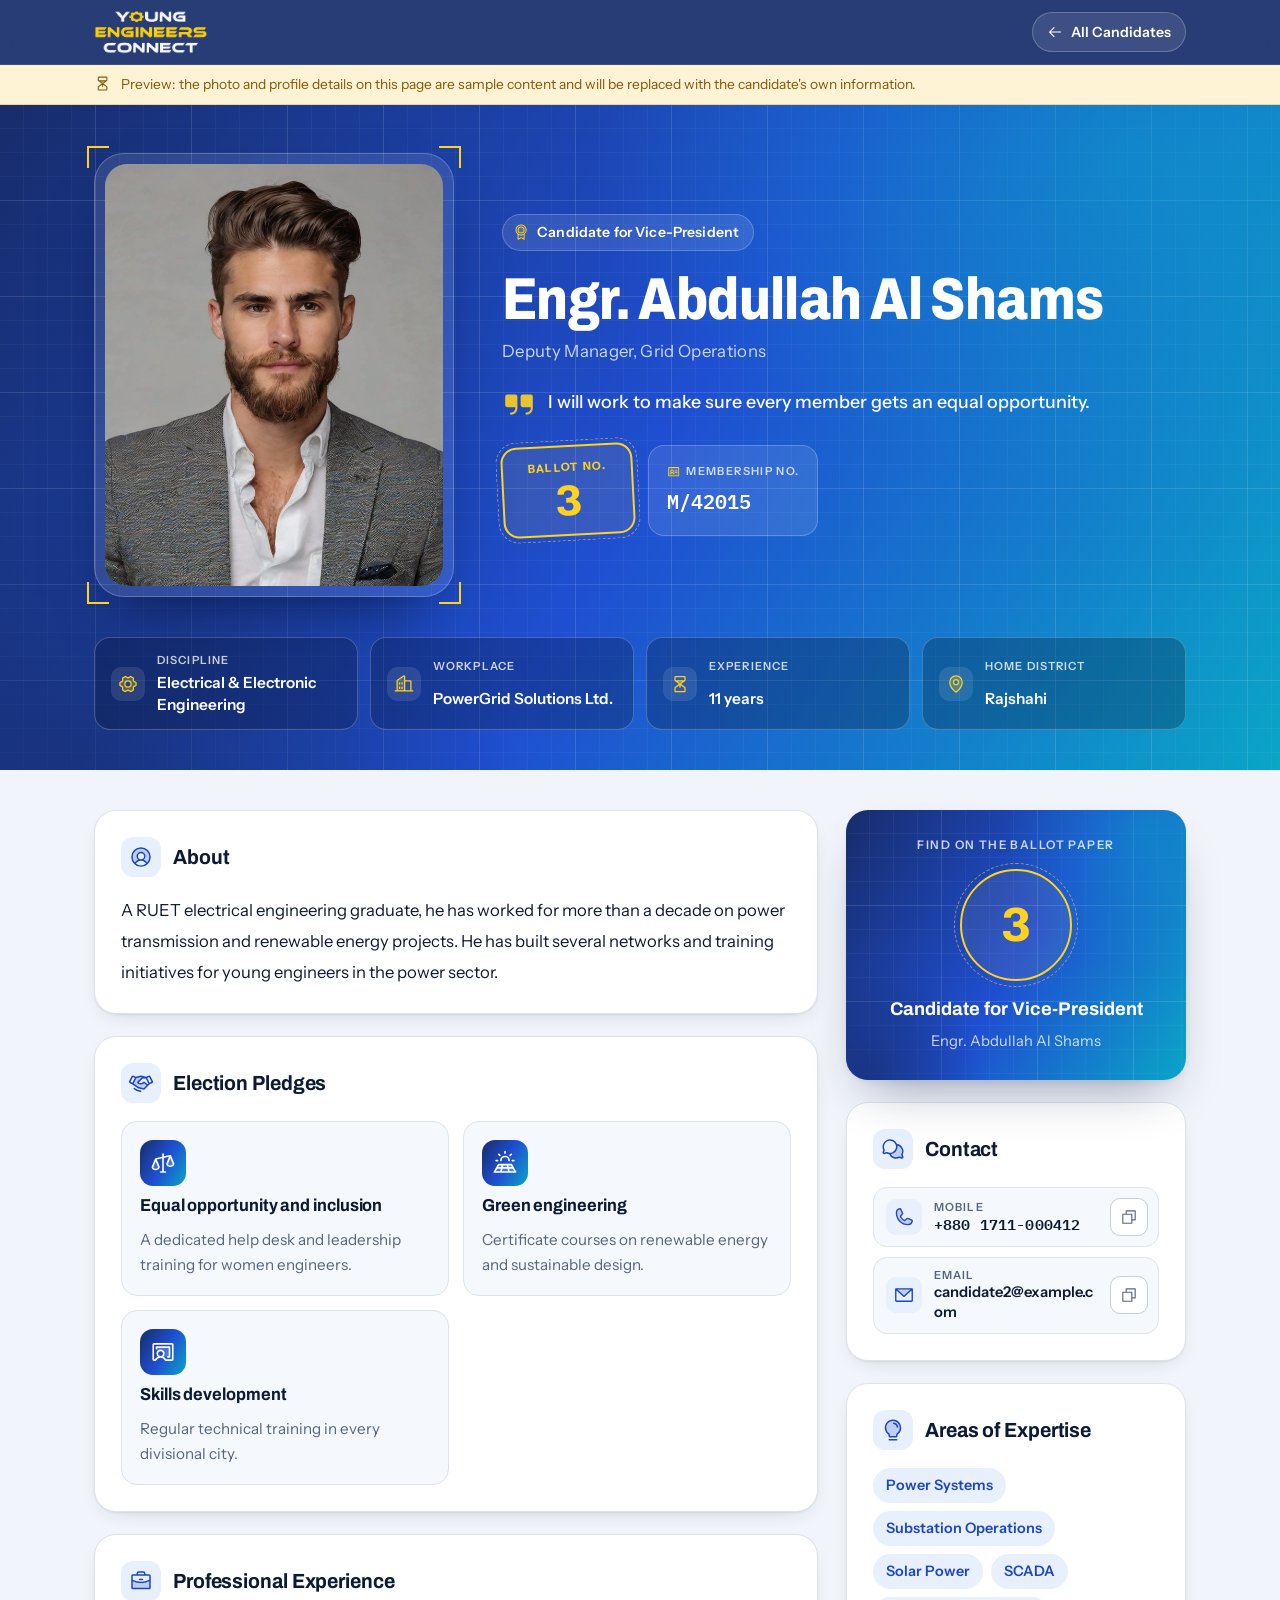
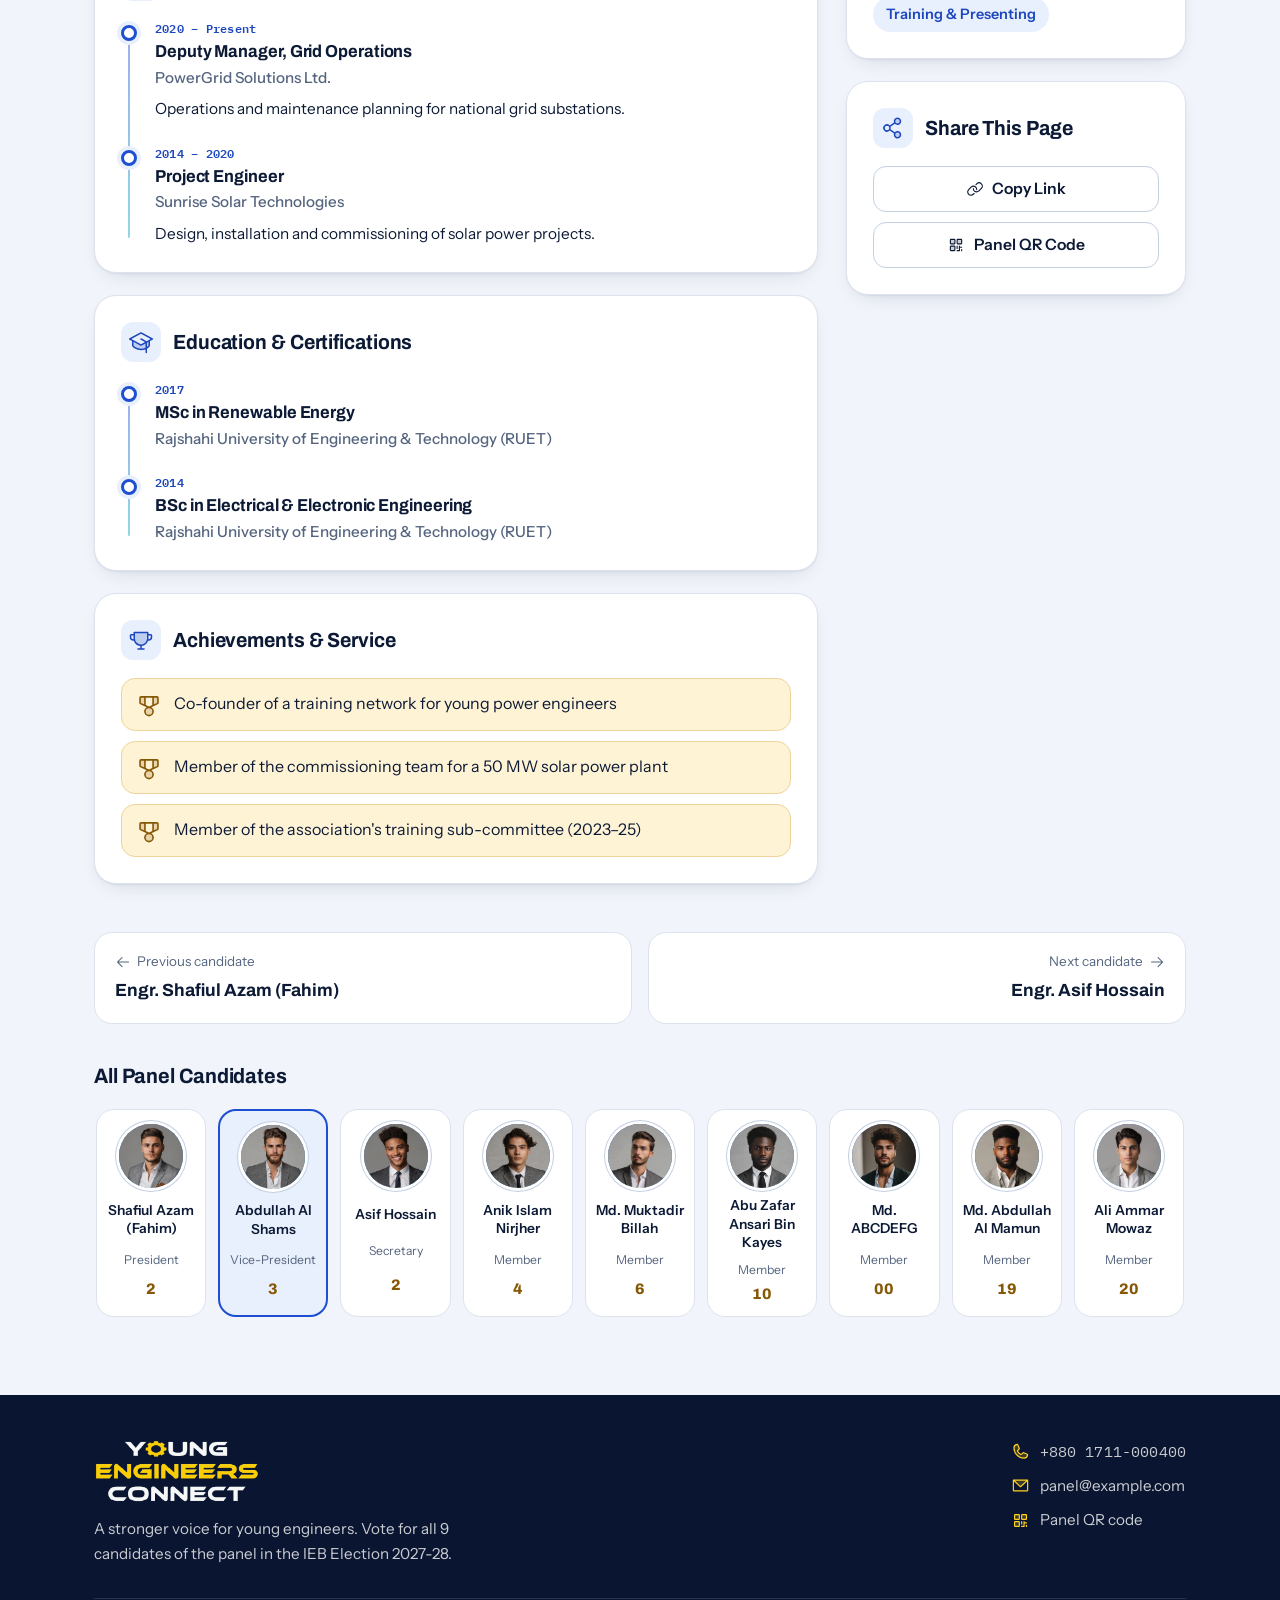
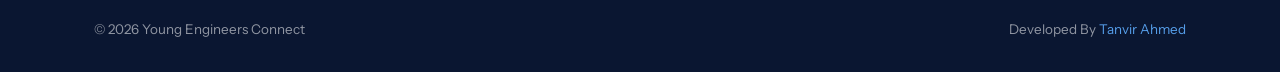
<file: vice-president.html>
<!doctype html>
<html lang="en">
<head>
  <meta charset="utf-8">
  <meta name="viewport" content="width=device-width, initial-scale=1, viewport-fit=cover">
  <title>Candidate for Vice-President · Young Engineers Connect</title>
  <meta name="description" content="Profile and ballot number of the Young Engineers Connect candidate for Vice-President.">
  <meta name="theme-color" content="#172C6B">
  <meta property="og:title" content="Candidate for Vice-President · Young Engineers Connect">
  <meta property="og:description" content="Profile and ballot number of the Young Engineers Connect candidate for Vice-President.">
  <link rel="preconnect" href="https://fonts.googleapis.com">
  <link rel="preconnect" href="https://fonts.gstatic.com" crossorigin>
  <link rel="stylesheet" href="https://fonts.googleapis.com/css2?family=Archivo:wdth,wght@62..125,400..900&family=Instrument+Sans:wght@400..700&family=IBM+Plex+Mono:wght@500;600&display=swap">
  <link rel="stylesheet" href="assets/css/style.css">
</head>
<body>
  <div id="app" data-page="candidate" data-candidate="vice-president"></div>
  <noscript><p style="padding:24px">Please turn on JavaScript in your browser to view this website.</p></noscript>
  <script src="assets/js/data.js"></script>
  <script src="assets/js/icons.js"></script>
  <script src="assets/js/app.js"></script>
</body>
</html>
</file>
<file: assets/css/style.css>
/* =====================================================================
   Young Engineers Connect — election panel website
   Layout: ballot-tier panel — blueprint-gridded gradient masthead, then
   candidates in election tiers (desktop 1 / 2 / 3 / 3, phone 1 / 1 / 1 / 2 / 2 / 2);
   candidate pages are portfolio sheets with a drafting-frame portrait and a gold ballot stamp.
   ===================================================================== */
:root {
  /* colour */
  --bg: #F1F4FA;
  --surface: #FFFFFF;
  --surface-2: #F5F8FD;
  --ink: #0C1A35;
  --muted: #55657F;
  --line: #DCE3EE;
  --line-strong: #C3CFE2;
  --brand-1: #172C6B;
  --brand-2: #1F4FD1;
  --brand-3: #0AA5C7;
  --tint: #E8EFFD;
  --tint-ink: #1D47BE;
  --gold-soft: #FFF3D6;
  --gold-ink: #865705;
  --gold-line: #EFD39A;
  --gold-bright: #FFD21F; /* YEC logo yellow */
  --on-brand: #FFFFFF;
  --on-brand-soft: rgba(255, 255, 255, .78);
  --glass: rgba(255, 255, 255, .10);
  --glass-line: rgba(255, 255, 255, .22);
  --footer-bg: #0A1631;
  --chip-bg: #15265A;
  --chip-line: rgba(255, 255, 255, .16);
  --ph-a: #2A4A9E;
  --ph-b: #178FB5;
  --grad: linear-gradient(120deg, var(--brand-1) 0%, var(--brand-2) 52%, var(--brand-3) 100%);
  --shadow-sm: 0 1px 2px rgba(15, 30, 70, .06), 0 8px 22px -12px rgba(15, 30, 70, .22);
  --shadow-lg: 0 2px 6px rgba(15, 30, 70, .06), 0 26px 48px -22px rgba(15, 30, 70, .42);

  /* type */
  --f-display: "Archivo", "Helvetica Neue", Arial, system-ui, sans-serif;
  --f-body: "Instrument Sans", "Segoe UI", system-ui, -apple-system, sans-serif;
  --f-mono: "IBM Plex Mono", ui-monospace, "SFMono-Regular", Menlo, Consolas, monospace;

  --radius: 22px;
  --wrap: 1140px;
}
@media (prefers-color-scheme: dark) {
  :root:not([data-theme="light"]) {
    --bg: #060C1B;
    --surface: #0C162E;
    --surface-2: #111E3B;
    --ink: #E6ECF7;
    --muted: #98A8C4;
    --line: #1C2A49;
    --line-strong: #2C3E66;
    --tint: #14244A;
    --tint-ink: #8FB2FF;
    --gold-soft: rgba(240, 190, 90, .12);
    --gold-ink: #FFD54F;
    --gold-line: rgba(240, 190, 90, .32);
    --footer-bg: #040917;
    --chip-bg: #1C2F62;
    --chip-line: rgba(255, 255, 255, .2);
    --shadow-sm: 0 1px 2px rgba(0, 0, 0, .4), 0 10px 26px -14px rgba(0, 0, 0, .7);
    --shadow-lg: 0 2px 6px rgba(0, 0, 0, .4), 0 28px 50px -22px rgba(0, 0, 0, .85);
    color-scheme: dark;
  }
}
:root[data-theme="dark"] {
  --bg: #060C1B;
  --surface: #0C162E;
  --surface-2: #111E3B;
  --ink: #E6ECF7;
  --muted: #98A8C4;
  --line: #1C2A49;
  --line-strong: #2C3E66;
  --tint: #14244A;
  --tint-ink: #8FB2FF;
  --gold-soft: rgba(240, 190, 90, .12);
  --gold-ink: #FFD54F;
  --gold-line: rgba(240, 190, 90, .32);
  --footer-bg: #040917;
  --chip-bg: #1C2F62;
  --chip-line: rgba(255, 255, 255, .2);
  --shadow-sm: 0 1px 2px rgba(0, 0, 0, .4), 0 10px 26px -14px rgba(0, 0, 0, .7);
  --shadow-lg: 0 2px 6px rgba(0, 0, 0, .4), 0 28px 50px -22px rgba(0, 0, 0, .85);
  color-scheme: dark;
}

/* ---------- base ---------- */
*, *::before, *::after { box-sizing: border-box; }
html { -webkit-text-size-adjust: 100%; scroll-behavior: smooth; }
body {
  margin: 0;
  background: var(--bg);
  color: var(--ink);
  font-family: var(--f-body);
  font-size: 16px;
  line-height: 1.6;
  -webkit-font-smoothing: antialiased;
  overflow-x: hidden;
}
img { max-width: 100%; display: block; }
a { color: inherit; }
h1, h2, h3 { font-family: var(--f-display); font-stretch: 94%; line-height: 1.2; margin: 0; text-wrap: balance; letter-spacing: -.005em; }
p { margin: 0; }
:focus-visible { outline: 3px solid var(--brand-3); outline-offset: 3px; border-radius: 8px; }
.i { width: 1em; height: 1em; flex: none; display: inline-block; }
.sr { position: absolute; width: 1px; height: 1px; overflow: hidden; clip: rect(0 0 0 0); white-space: nowrap; }
.wrap { width: 100%; max-width: var(--wrap); margin-inline: auto; padding-inline: 24px; }
@media (max-width: 480px) { .wrap { padding-inline: 16px; } }
.mono { font-family: var(--f-mono); font-variant-numeric: tabular-nums; letter-spacing: .01em; }

/* blueprint grid used on every gradient band */
.blueprint { position: relative; isolation: isolate; background: var(--grad); color: var(--on-brand); overflow: hidden; }
.blueprint::before {
  content: ""; position: absolute; inset: 0; z-index: -1; pointer-events: none;
  background-image:
    linear-gradient(rgba(255,255,255,.09) 1px, transparent 1px),
    linear-gradient(90deg, rgba(255,255,255,.09) 1px, transparent 1px),
    linear-gradient(rgba(255,255,255,.035) 1px, transparent 1px),
    linear-gradient(90deg, rgba(255,255,255,.035) 1px, transparent 1px);
  background-size: 96px 96px, 96px 96px, 24px 24px, 24px 24px;
  background-position: -1px -1px;
}
.blueprint::after {
  content: ""; position: absolute; inset: 0; z-index: -1; pointer-events: none;
  background:
    radial-gradient(60% 70% at 88% 8%, rgba(10,165,199,.45), transparent 70%),
    radial-gradient(50% 60% at 6% 100%, rgba(23,44,107,.65), transparent 70%);
}

/* ---------- brand mark ---------- */
.brand { display: inline-flex; align-items: center; text-decoration: none; border-radius: 8px; }
.yec-logo { display: block; width: auto; height: 44px; max-width: none; }
.brand--footer .yec-logo { height: 64px; }

/* ---------- masthead (home): centred, title + election + facts only ---------- */
.mast {
  padding-block: 56px 60px; text-align: center;
  --gold-grad: linear-gradient(90deg, rgba(247,201,92,0), #F7C95C 25%, #FFE7A6 50%, #F7C95C 75%, rgba(247,201,92,0));
}
.mast::after {
  background:
    radial-gradient(46% 62% at 50% 34%, rgba(255,255,255,.16), transparent 70%),
    radial-gradient(60% 70% at 92% 0%, rgba(10,165,199,.45), transparent 70%),
    radial-gradient(50% 60% at 4% 100%, rgba(23,44,107,.7), transparent 70%);
}
.mast__line { position: absolute; left: 0; right: 0; bottom: 0; height: 2px; background: var(--gold-grad); opacity: .85; }
.mast__art {
  position: absolute; z-index: -1; left: 50%; top: 50%; width: 620px; height: 620px; transform: translate(-50%, -50%);
  color: rgba(255,255,255,.08); pointer-events: none;
}
.mast__in { display: flex; flex-direction: column; align-items: center; }
.mast__logo { margin: 0; line-height: 0; }
.mast__logo .yec-logo { height: auto; width: clamp(250px, 40vw, 430px); max-width: 100%; filter: drop-shadow(0 10px 28px rgba(2,8,30,.45)); }

/* IEB ELECTION 2027-28 badge: navy bar with gold border, IEB seal overlapping the left edge */
.ieb {
  --seal: 92px;
  position: relative; display: inline-flex; align-items: center;
  margin: 38px 0 0 calc(var(--seal) * .42);
  min-height: calc(var(--seal) * .68); padding: 8px 30px 8px calc(var(--seal) * .66);
  background: #0B1A31; border: 2px solid #E2B64B; border-radius: 20px;
  box-shadow: 0 18px 40px -20px rgba(2,8,30,.9);
}
.ieb__seal {
  position: absolute; left: calc(var(--seal) * -.42); top: 50%; transform: translateY(-50%);
  width: var(--seal); height: var(--seal); border-radius: 50%; background: #FFFFFF;
  border: 3px solid #E2B64B; display: grid; place-items: center; overflow: hidden;
  box-shadow: 0 8px 22px -8px rgba(2,8,30,.8);
}
.ieb__seal img { width: 88%; height: 88%; object-fit: contain; }
.ieb__text {
  color: #FFFFFF; font-family: var(--f-body); font-weight: 500; text-transform: uppercase;
  font-size: clamp(1.2rem, 2.6vw, 1.75rem); line-height: 1.15; letter-spacing: .01em; white-space: nowrap;
}
.mast__facts {
  margin: 32px 0 0; padding: 8px; list-style: none;
  display: grid; grid-template-columns: repeat(3, auto); align-items: stretch;
  border-radius: 22px; background: rgba(6, 14, 38, .30); border: 1px solid rgba(255,255,255,.18);
  -webkit-backdrop-filter: blur(10px); backdrop-filter: blur(10px);
  box-shadow: inset 0 1px 0 rgba(255,255,255,.12), 0 24px 50px -24px rgba(2,8,30,.8);
}
.mast__facts li { display: flex; align-items: center; gap: 12px; padding: 10px 22px 10px 12px; text-align: left; }
.mast__facts li + li { border-left: 1px solid rgba(255,255,255,.14); }
.mast__ic {
  width: 46px; height: 46px; flex: none; display: grid; place-items: center; border-radius: 14px;
  background: linear-gradient(145deg, #FFE87A, #FFD21F 55%, #E3B400);
  color: #13235A; box-shadow: inset 0 1px 0 rgba(255,255,255,.6), 0 8px 18px -8px rgba(247,201,92,.7);
}
.mast__ic .i { width: 24px; height: 24px; }
.mast__fv { display: grid; line-height: 1.25; }
.mast__fv small { font-size: .68rem; font-weight: 600; letter-spacing: .14em; text-transform: uppercase; color: rgba(255,255,255,.7); }
.mast__fv b { font-size: 1.02rem; font-weight: 600; color: #FFFFFF; white-space: nowrap; }
.eyebrow {
  display: inline-flex; align-items: center; gap: 8px;
  padding: 6px 14px 6px 10px; border-radius: 999px;
  background: var(--glass); border: 1px solid var(--glass-line);
  font-size: .88rem; font-weight: 600; letter-spacing: .01em;
}
.eyebrow .i { color: var(--gold-bright); width: 1.15em; height: 1.15em; }
.toplink {
  display: inline-flex; align-items: center; gap: 8px; text-decoration: none;
  padding: 8px 14px; border-radius: 999px; font-size: .88rem; font-weight: 600;
  background: var(--glass); border: 1px solid var(--glass-line); color: var(--on-brand);
  transition: background .2s;
}
.toplink:hover { background: rgba(255,255,255,.18); }
.toplink .i { width: 1.15em; height: 1.15em; }

/* ---------- panel tiers ---------- */
.panel { position: relative; z-index: 1; padding-block: 8px 24px; }
.tier-label {
  display: flex; align-items: center; gap: 14px; justify-content: center;
  margin: 44px auto 22px; max-width: 720px;
  font-size: .76rem; font-weight: 600; letter-spacing: .12em; text-transform: uppercase; color: var(--muted);
}
.tier-label::before, .tier-label::after { content: ""; flex: 1; height: 1px; background: var(--line-strong); }
.tier { display: grid; gap: 22px; justify-content: center; }
/* one card width for all 9 cards: wide enough for the longest name on one line */
.panel { --card-w: 330px; --photo-h: 229px; }
.tier--top { --raise: 64px; grid-template-columns: repeat(3, minmax(0, var(--card-w))); align-items: start; }
.tier--top .card--role-vice-president { grid-column: 1; grid-row: 1; margin-top: var(--raise); }
.tier--top .card--role-president { grid-column: 2; grid-row: 1; }
.tier--top .card--role-secretary { grid-column: 3; grid-row: 1; margin-top: var(--raise); }
.tier--members { grid-template-columns: repeat(3, minmax(0, var(--card-w))); }

/* ---------- candidate card ---------- */
.card {
  position: relative; display: flex; flex-direction: column;
  background: var(--surface); border: 1px solid var(--line); border-radius: var(--radius);
  padding: 12px; box-shadow: var(--shadow-sm);
  transition: transform .28s cubic-bezier(.2,.7,.2,1), box-shadow .28s, border-color .28s;
  animation: rise .6s cubic-bezier(.2,.7,.2,1) both;
  animation-delay: calc(var(--n, 0) * 60ms);
}
@keyframes rise { from { transform: translateY(14px); } to { transform: none; } }
.card:hover { transform: translateY(-5px); box-shadow: var(--shadow-lg); border-color: var(--line-strong); }
.card--lead {
  border: 2px solid transparent;
  background: linear-gradient(var(--surface), var(--surface)) padding-box, var(--grad) border-box;
  box-shadow: var(--shadow-lg);
}
.photo { position: relative; overflow: hidden; background: linear-gradient(165deg, var(--ph-a), var(--ph-b)); }
.photo img { position: absolute; inset: 0; width: 100%; height: 100%; object-fit: cover; object-position: center 30%; }
.ph {
  position: absolute; inset: 0; display: grid; place-items: end center; color: rgba(255,255,255,.9);
  background-image:
    linear-gradient(rgba(255,255,255,.10) 1px, transparent 1px),
    linear-gradient(90deg, rgba(255,255,255,.10) 1px, transparent 1px);
  background-size: 22px 22px;
}
.ph .i { width: 74%; height: auto; aspect-ratio: 1; margin-bottom: -9%; filter: drop-shadow(0 10px 18px rgba(4,12,40,.35)); }
/* card photo: height = 0.9 × width (60% of the earlier 1.5 : 1) */
.card__media { position: relative; height: var(--photo-h); max-width: 100%; } /* same photo height on every card */
.card__photo { position: absolute; inset: 0 10px; border-radius: 15px; } /* 10px narrower on each side */
.card__photo img { object-position: center 22%; }
.card__head { display: grid; grid-template-columns: minmax(0, 1fr); gap: 10px; }
.role-chip {
  justify-self: center;
  display: inline-flex; align-items: center; gap: 7px; max-width: 100%;
  padding: 6px 13px 6px 9px; border-radius: 999px;
  background: var(--chip-bg); border: 1px solid var(--chip-line);
  -webkit-backdrop-filter: blur(8px); backdrop-filter: blur(8px);
  color: #FFFFFF; font-size: .86rem; font-weight: 600; line-height: 1.35; white-space: nowrap;
  box-shadow: 0 6px 14px -8px rgba(6,14,38,.55);
}
.role-chip .i { color: var(--gold-bright); width: 1.2em; height: 1.2em; }
.role-chip em { font-style: normal; }
.role-chip.is-short em { display: none; }
.card__body { display: flex; flex-direction: column; gap: 14px; flex: 1; padding: 16px 6px 4px; }
.card__name { --name-min: 17px; font-size: 1.25rem; font-stretch: 88%; font-weight: 700; line-height: 1.22; text-align: center; text-wrap: wrap; hyphens: manual; } /* centred; fill line 1, then wrap */
.card__name.is-measure { white-space: nowrap; text-align: left; }
.meta { display: grid; gap: 8px; margin: 0; }
.meta > div {
  display: flex; align-items: center; justify-content: space-between; gap: 6px 10px; flex-wrap: wrap;
  padding: 8px 12px; border-radius: 12px; background: var(--surface-2); border: 1px solid var(--line);
}
.meta dt { display: inline-flex; align-items: center; gap: 7px; font-size: .86rem; color: var(--muted); }
.meta dt .i { width: 1.25em; height: 1.25em; color: var(--tint-ink); }
.meta dd { margin: 0; font-family: var(--f-mono); font-weight: 600; font-size: .95rem; font-variant-numeric: tabular-nums; }
.meta .meta__ballot { background: var(--gold-soft); border-color: var(--gold-line); }
.meta__ballot dt .i { color: var(--gold-ink); }
.meta__ballot dd { font-family: var(--f-display); font-size: 1.4rem; line-height: 1; font-weight: 800; color: var(--gold-ink); }

.btn {
  position: relative; display: inline-flex; align-items: center; justify-content: center; gap: 8px;
  min-height: 46px; padding: 10px 18px; border-radius: 13px; border: 0; cursor: pointer;
  background: var(--grad); background-size: 140% 100%; background-position: 0 0;
  color: var(--on-brand); font: 600 .98rem/1.2 var(--f-body); text-decoration: none;
  box-shadow: 0 8px 18px -10px rgba(31, 79, 209, .8);
  transition: background-position .35s, box-shadow .25s, transform .2s;
}
.btn .i { width: 1.15em; height: 1.15em; transition: transform .25s; }
.btn:hover { background-position: 100% 0; box-shadow: 0 12px 24px -10px rgba(31, 79, 209, .9); }
.btn:hover .i { transform: translateX(3px); }
.btn:active { transform: translateY(1px); }
.btn--ghost {
  background: var(--surface); color: var(--ink); border: 1px solid var(--line-strong); box-shadow: none;
}
.btn--ghost:hover { background: var(--surface-2); box-shadow: none; }
.card .meta { margin-top: auto; } /* keeps numbers and button on the same line across a row, even when a name wraps */
.card .btn { width: 100%; }
.card .btn::after { content: ""; position: absolute; inset: -9999px; } /* whole card is clickable */
.card { overflow: hidden; }

/* ---------- ballot quick reference ---------- */

/* ---------- footer ---------- */
.footer { margin-top: 64px; background: var(--footer-bg); color: var(--on-brand); padding-block: 44px 32px; }
.footer__grid { display: flex; flex-wrap: wrap; justify-content: space-between; align-items: flex-start; gap: 28px; }
.footer__about { max-width: 420px; display: grid; gap: 14px; }
.footer__about p { color: var(--on-brand-soft); font-size: .95rem; }
.footer__links { display: grid; gap: 10px; font-size: .95rem; }
.footer__links a, .footer__links span { display: inline-flex; align-items: center; gap: 10px; color: var(--on-brand-soft); text-decoration: none; }
.footer__links a:hover { color: var(--on-brand); }
.footer__links .i { width: 1.25em; height: 1.25em; color: var(--gold-bright); }
.footer__base {
  margin-top: 32px; padding-top: 20px; border-top: 1px solid rgba(255,255,255,.12);
  display: flex; flex-wrap: wrap; justify-content: space-between; gap: 8px; font-size: .84rem; color: rgba(255,255,255,.55);
}

.footer__credit { margin-top: 10px; font-size: .78rem; color: rgba(255,255,255,.45); }

/* =====================================================================
   Candidate page
   ===================================================================== */
.sample-note { background: var(--gold-soft); color: var(--gold-ink); border-bottom: 1px solid var(--gold-line); font-size: .86rem; line-height: 1.5; padding-block: 9px; }
.sample-note .wrap { display: flex; align-items: flex-start; gap: 10px; }
.sample-note .i { width: 1.25em; height: 1.25em; margin-top: 1px; }
.topbar {
  position: sticky; top: env(safe-area-inset-top, 0px); z-index: 20;
  background: color-mix(in srgb, var(--brand-1) 92%, transparent);
  -webkit-backdrop-filter: blur(12px); backdrop-filter: blur(12px);
  color: var(--on-brand); border-bottom: 1px solid rgba(255,255,255,.1);
}
.topbar__in { display: flex; align-items: center; justify-content: space-between; gap: 12px; min-height: 64px; }

.phero { padding-block: 48px 40px; }
.phero__grid { display: grid; grid-template-columns: minmax(0, 360px) minmax(0, 1fr); gap: 48px; align-items: center; }
.frame {
  position: relative; padding: 10px; border-radius: 30px;
  background: rgba(255,255,255,.10); border: 1px solid var(--glass-line);
  box-shadow: 0 30px 60px -30px rgba(2, 8, 30, .7);
}
.frame .photo { aspect-ratio: 4 / 5; border-radius: 22px; }
/* drafting crop marks */
.frame__mark { position: absolute; width: 22px; height: 22px; border: 0 solid var(--gold-bright); }
.frame__mark--tl { top: -8px; left: -8px; border-top-width: 2px; border-left-width: 2px; }
.frame__mark--tr { top: -8px; right: -8px; border-top-width: 2px; border-right-width: 2px; }
.frame__mark--bl { bottom: -8px; left: -8px; border-bottom-width: 2px; border-left-width: 2px; }
.frame__mark--br { bottom: -8px; right: -8px; border-bottom-width: 2px; border-right-width: 2px; }
.phero__info { min-width: 0; }
.phero h1 { margin-top: 18px; font-size: clamp(2.1rem, 5.2vw, 3.7rem); font-weight: 800; font-stretch: 84%; letter-spacing: -.01em; line-height: 1.04; }
.phero__en { margin-top: 8px; color: var(--on-brand-soft); font-size: 1.05rem; letter-spacing: .02em; }
.quote { position: relative; margin-top: 22px; padding-left: 46px; max-width: 56ch; font-size: 1.12rem; font-weight: 500; line-height: 1.65; }
.quote .i { position: absolute; left: 0; top: 0; width: 34px; height: 34px; color: var(--gold-bright); opacity: .9; }
.ids { display: flex; flex-wrap: wrap; align-items: stretch; gap: 14px; margin-top: 28px; }
.stamp {
  display: grid; justify-items: center; align-content: center; gap: 2px;
  min-width: 132px; padding: 12px 20px; border-radius: 16px;
  border: 2px solid var(--gold-bright); outline: 1px dashed rgba(247, 201, 92, .6); outline-offset: 4px;
  background: rgba(247, 201, 92, .10); color: var(--gold-bright);
  transform: rotate(-3deg);
}
.stamp small { font-size: .7rem; font-weight: 700; letter-spacing: .12em; text-transform: uppercase; }
.stamp b { font: 800 2.7rem/1 var(--f-display); }
.idcard {
  display: grid; align-content: center; gap: 4px; padding: 12px 18px; border-radius: 16px;
  background: var(--glass); border: 1px solid var(--glass-line);
}
.idcard small { display: inline-flex; align-items: center; gap: 6px; font-size: .7rem; font-weight: 600; letter-spacing: .12em; text-transform: uppercase; color: var(--on-brand-soft); }
.idcard small .i { width: 1.2em; height: 1.2em; color: var(--gold-bright); }
.idcard b { font-family: var(--f-mono); font-size: 1.25rem; font-weight: 600; }
.facts { list-style: none; margin: 40px 0 0; padding: 0; display: grid; grid-template-columns: repeat(4, minmax(0, 1fr)); gap: 12px; }
.facts li {
  display: grid; grid-template-columns: auto minmax(0, 1fr); gap: 2px 12px; align-items: center;
  padding: 14px 16px; border-radius: 16px; background: rgba(6, 14, 38, .26); border: 1px solid var(--glass-line);
}
.facts .i { grid-row: span 2; width: 34px; height: 34px; padding: 7px; border-radius: 10px; background: var(--glass); color: var(--gold-bright); }
.facts small { font-size: .7rem; color: var(--on-brand-soft); letter-spacing: .1em; text-transform: uppercase; font-weight: 600; }
.facts b { font-weight: 600; font-size: .96rem; line-height: 1.4; }

.profile { display: grid; grid-template-columns: minmax(0, 1fr) 340px; gap: 28px; padding-block: 40px 8px; align-items: start; }
.profile__main, .profile__aside { display: grid; gap: 22px; min-width: 0; }
.profile__aside { position: sticky; top: calc(env(safe-area-inset-top, 0px) + 84px); }
.block { background: var(--surface); border: 1px solid var(--line); border-radius: var(--radius); padding: 26px; box-shadow: var(--shadow-sm); }
.block__title { display: flex; align-items: center; gap: 12px; margin-bottom: 18px; font-size: 1.28rem; font-weight: 700; }
.block__title .i { width: 40px; height: 40px; padding: 8px; border-radius: 12px; background: var(--tint); color: var(--tint-ink); }
.block p { color: var(--ink); }
.about { font-size: 1.04rem; line-height: 1.85; max-width: 68ch; }

.pledges { display: grid; grid-template-columns: repeat(auto-fit, minmax(230px, 1fr)); gap: 14px; }
.pledge { display: grid; gap: 10px; align-content: start; padding: 18px; border-radius: 16px; background: var(--surface-2); border: 1px solid var(--line); }
.pledge .i { width: 46px; height: 46px; padding: 10px; border-radius: 13px; background: var(--grad); color: var(--on-brand); }
.pledge h3 { font-size: 1.08rem; font-weight: 700; }
.pledge p { color: var(--muted); font-size: .95rem; line-height: 1.65; }

.tl { list-style: none; margin: 0; padding: 0; display: grid; gap: 22px; position: relative; }
.tl::before { content: ""; position: absolute; left: 7px; top: 8px; bottom: 8px; width: 2px; background: linear-gradient(var(--brand-2), var(--brand-3)); border-radius: 2px; opacity: .45; }
.tl li { position: relative; padding-left: 34px; display: grid; gap: 3px; }
.tl li::before {
  content: ""; position: absolute; left: 0; top: 6px; width: 16px; height: 16px; border-radius: 50%;
  background: var(--surface); border: 3px solid var(--brand-2); box-shadow: 0 0 0 4px var(--tint);
}
.tl__period { font-family: var(--f-mono); font-size: .78rem; font-weight: 600; color: var(--tint-ink); letter-spacing: .02em; }
.tl h3 { font-size: 1.08rem; font-weight: 700; }
.tl__org { font-size: .95rem; color: var(--muted); font-weight: 500; }
.tl p { margin-top: 4px; font-size: .96rem; }

.wins { list-style: none; margin: 0; padding: 0; display: grid; gap: 10px; }
.wins li { display: grid; grid-template-columns: auto minmax(0, 1fr); gap: 12px; align-items: start; padding: 12px 14px; border-radius: 14px; background: var(--gold-soft); border: 1px solid var(--gold-line); }
.wins .i { width: 26px; height: 26px; color: var(--gold-ink); margin-top: 1px; }

.vote {
  border-radius: var(--radius); padding: 26px; text-align: center; box-shadow: var(--shadow-lg);
  display: grid; gap: 6px; justify-items: center;
}
.vote small { font-size: .74rem; color: var(--on-brand-soft); font-weight: 600; letter-spacing: .12em; text-transform: uppercase; }
.vote__no {
  margin: 8px 0; width: 112px; height: 112px; display: grid; place-items: center; border-radius: 50%;
  border: 2px solid var(--gold-bright); outline: 1px dashed rgba(247,201,92,.6); outline-offset: 5px;
  color: var(--gold-bright); font: 800 3rem/1 var(--f-display); background: rgba(247,201,92,.08);
}
.vote b { font-family: var(--f-display); font-size: 1.15rem; }
.vote p { color: var(--on-brand-soft); font-size: .92rem; }

.contact { display: grid; gap: 10px; }
.crow { display: grid; grid-template-columns: auto minmax(0, 1fr) auto; align-items: center; gap: 12px; padding: 10px 10px 10px 12px; border-radius: 14px; background: var(--surface-2); border: 1px solid var(--line); }
.crow > .i { width: 36px; height: 36px; padding: 7px; border-radius: 10px; background: var(--tint); color: var(--tint-ink); }
.crow__v { min-width: 0; display: grid; line-height: 1.35; }
.crow__v small { font-size: .7rem; color: var(--muted); letter-spacing: .1em; text-transform: uppercase; font-weight: 600; }
.crow__v a, .crow__v span { font-weight: 600; font-size: .92rem; text-decoration: none; overflow-wrap: anywhere; }
.crow__v a:hover { color: var(--tint-ink); text-decoration: underline; }
.copy {
  width: 38px; height: 38px; display: grid; place-items: center; border-radius: 10px; cursor: pointer;
  background: var(--surface); border: 1px solid var(--line-strong); color: var(--muted);
  transition: color .2s, border-color .2s;
}
.copy:hover { color: var(--tint-ink); border-color: var(--tint-ink); }
.copy .i { width: 18px; height: 18px; }
.copy.is-done { color: #13996B; border-color: #13996B; }

.chips { display: flex; flex-wrap: wrap; gap: 8px; list-style: none; margin: 0; padding: 0; }
.chips li { padding: 6px 13px; border-radius: 999px; background: var(--tint); color: var(--tint-ink); font-size: .9rem; font-weight: 600; }

.share { display: grid; gap: 10px; }
.share .btn { width: 100%; }

/* prev / next */
.pager { display: grid; grid-template-columns: 1fr 1fr; gap: 16px; padding-top: 40px; }
.pager a {
  display: grid; gap: 4px; padding: 18px 20px; border-radius: 18px; text-decoration: none;
  background: var(--surface); border: 1px solid var(--line); transition: border-color .2s, transform .2s;
}
.pager a:hover { border-color: var(--line-strong); transform: translateY(-2px); }
.pager small { display: inline-flex; align-items: center; gap: 6px; font-size: .84rem; color: var(--muted); }
.pager small .i { width: 1.2em; height: 1.2em; }
.pager b { font-family: var(--f-display); font-size: 1.1rem; }
.pager__next { text-align: right; justify-items: end; }

/* other candidates strip */
.strip { padding-top: 40px; }
.strip h2 { font-size: 1.3rem; margin-bottom: 16px; }
.strip__list {
  list-style: none; margin: 0; padding: 4px 2px 14px; display: grid; grid-auto-flow: column; grid-auto-columns: 128px;
  gap: 12px; overflow-x: auto; scroll-snap-type: x mandatory; scrollbar-width: thin;
}
.strip__list li { scroll-snap-align: start; }
@media (min-width: 1001px) {
  .strip__list { grid-auto-flow: row; grid-template-columns: repeat(9, minmax(0, 1fr)); overflow: visible; }
}
.strip__list a {
  display: grid; justify-items: center; gap: 8px; padding: 14px 10px; height: 100%; border-radius: 18px; text-align: center; text-decoration: none;
  background: var(--surface); border: 1px solid var(--line); transition: border-color .2s, transform .2s;
}
.strip__list a:hover { border-color: var(--line-strong); transform: translateY(-2px); }
.strip__list a[aria-current="page"] { border: 2px solid var(--brand-2); background: var(--tint); }
.strip__av { width: 64px; height: 64px; border-radius: 50%; box-shadow: 0 0 0 3px var(--surface), 0 0 0 4px var(--line-strong); }
.strip__av .ph .i { width: 82%; margin-bottom: -12%; }
.strip__list b { font-size: .86rem; font-weight: 600; line-height: 1.35; }
.strip__list span { font-size: .76rem; color: var(--muted); }
.strip__list em { font-style: normal; font: 800 .95rem/1 var(--f-display); color: var(--gold-ink); }

.toast {
  position: fixed; left: 50%; bottom: calc(env(safe-area-inset-bottom, 0px) + 22px); z-index: 50;
  transform: translate(-50%, 140%); opacity: 0;
  padding: 10px 18px; border-radius: 999px; background: var(--ink); color: var(--bg);
  font-size: .92rem; font-weight: 600; box-shadow: var(--shadow-lg);
  transition: transform .3s, opacity .3s;
}
.toast.is-on { transform: translate(-50%, 0); opacity: 1; }

/* =====================================================================
   QR page
   ===================================================================== */
.qr-hero { padding-block: 44px 120px; }
.qr-hero h1 { margin-top: 16px; font-size: clamp(2.1rem, 5vw, 3.2rem); font-weight: 800; font-stretch: 84%; }
.qr-hero p { margin-top: 10px; max-width: 60ch; color: var(--on-brand-soft); }
.qr-wrap { margin-top: -84px; position: relative; z-index: 1; }
.qr-poster { margin: 0 auto; display: grid; justify-items: center; gap: 20px; max-width: 520px; }
.qr-poster > a { display: block; width: 100%; border-radius: 20px; }
.qr-poster img { display: block; width: 100%; height: auto; border-radius: 20px; box-shadow: var(--shadow-lg); }
.qr-actions { display: flex; flex-wrap: wrap; justify-content: center; gap: 10px; }

/* =====================================================================
   Responsive
   ===================================================================== */
@media (min-width: 721px) and (max-width: 959px) {
  .tier--members { grid-template-columns: repeat(2, minmax(0, var(--card-w))); } /* 3 rows of 2 so names stay on one line */
  /* President on top, VP and Secretary side by side below */
  .tier--top { grid-template-columns: repeat(2, minmax(0, var(--card-w))); }
  .tier--top .card--role-president { grid-column: 1 / -1; grid-row: 1; justify-self: center; width: calc((100% - 22px) / 2); }
  .tier--top .card--role-vice-president { grid-column: 1; grid-row: 2; margin-top: 0; }
  .tier--top .card--role-secretary { grid-column: 2; grid-row: 2; margin-top: 0; }
}
@media (max-width: 1000px) {
  .profile { grid-template-columns: minmax(0, 1fr); }
  .profile__aside { position: static; grid-template-columns: repeat(2, minmax(0, 1fr)); align-items: start; }
  .facts { grid-template-columns: repeat(2, minmax(0, 1fr)); }
}
@media (max-width: 720px) {
  .mast { padding-block: 40px 44px; }
  .mast__art { width: 420px; height: 420px; }
  .ieb { --seal: 74px; margin-top: 30px; padding-right: 18px; border-radius: 16px; }
  .ieb__text { font-size: clamp(.98rem, 4.6vw, 1.3rem); }
  .mast__facts { grid-template-columns: minmax(0, 1fr); width: 100%; max-width: 380px; padding: 6px 8px; margin-top: 26px; }
  .mast__facts li { padding: 10px 6px; }
  .mast__facts li + li { border-left: 0; border-top: 1px solid rgba(255,255,255,.14); }
  .mast__fv b { white-space: normal; }
  .panel { padding-top: 0; }
  .tier-label { margin: 30px auto 14px; font-size: .74rem; }
  .tier { gap: 14px; }
  .tier--top { grid-template-columns: minmax(0, 1fr); }
  .tier--top .card { grid-column: auto; grid-row: auto; width: auto; margin-top: 0; } /* stacked: President, VP, Secretary */

  /* President, VP and secretary: one per row, photo beside the details */
  .tier--top .card { flex-direction: row; align-items: center; padding: 10px; }
  .card__media { height: auto; aspect-ratio: 10 / 9; max-height: var(--photo-h); }
  .tier--top .card__media { width: 40%; flex: none; }
  .tier--top .card__photo { border-radius: 13px; }
  .role-chip { font-size: .8rem; padding: 5px 12px 5px 9px; }
  .tier--top .card__head { gap: 8px; }
  .tier--top .card__body { justify-content: center; padding: 2px 2px 2px 4px; gap: 10px; min-width: 0; }
  .card__name { font-stretch: 82%; }
  .tier--top .card__name { font-size: 1.12rem; --name-min: 15px; }
  .tier--top .meta { gap: 6px; }
  .tier--top .meta > div { flex-wrap: nowrap; padding: 6px 9px; border-radius: 10px; }
  .tier--top .meta dt { font-size: .74rem; white-space: nowrap; }
  .tier--top .meta dt .i { display: none; }
  .tier--top .meta dd { font-size: .84rem; }
  .tier--top .meta__ballot dd { font-size: 1.15rem; }
  .tier--top .btn { min-height: 42px; padding: 8px 10px; font-size: .92rem; }

  /* members: 2 per row */
  .tier--members { grid-template-columns: repeat(2, minmax(0, 1fr)); gap: 12px; }
  .tier--members .card { padding: 8px; border-radius: 18px; }
  .tier--members .card__photo { border-radius: 12px; }
  .tier--members .card__head { gap: 8px; }
  .tier--members .card__body { padding: 12px 2px 2px; gap: 10px; }
  .tier--members .card__name { font-size: .95rem; --name-min: 14px; }
  .tier--members .meta > div { flex-direction: column; align-items: flex-start; justify-content: center; gap: 1px; padding: 6px 8px; border-radius: 10px; }
  .tier--members .meta dt { font-size: .76rem; gap: 5px; }
  .tier--members .meta dt .i { display: none; }
  .tier--members .meta dd { font-size: .82rem; }
  .tier--members .meta__ballot dd { font-size: 1.15rem; }
  .tier--members .btn { min-height: 40px; padding: 8px 10px; font-size: .86rem; border-radius: 11px; }

  .phero { padding-block: 32px 28px; }
  .phero__grid { grid-template-columns: minmax(0, 1fr); gap: 30px; }
  .frame { width: min(300px, 100%); justify-self: center; }
  .profile__aside { grid-template-columns: minmax(0, 1fr); }
  .block { padding: 20px; }
  .pager { grid-template-columns: minmax(0, 1fr); gap: 10px; }
  .pager__next { text-align: left; justify-items: start; }
  .topbar__name { display: none; }
}
@media (max-width: 400px) {
  .tier--top .meta dt { font-size: .7rem; }
  .tier--top .meta dd { font-size: .8rem; }
  .facts li { padding: 12px; gap: 2px 10px; }
  .facts .i { width: 30px; height: 30px; padding: 6px; }
}
@media (prefers-reduced-motion: reduce) {
  *, *::before, *::after { animation: none !important; transition: none !important; scroll-behavior: auto !important; }
}
</file>
